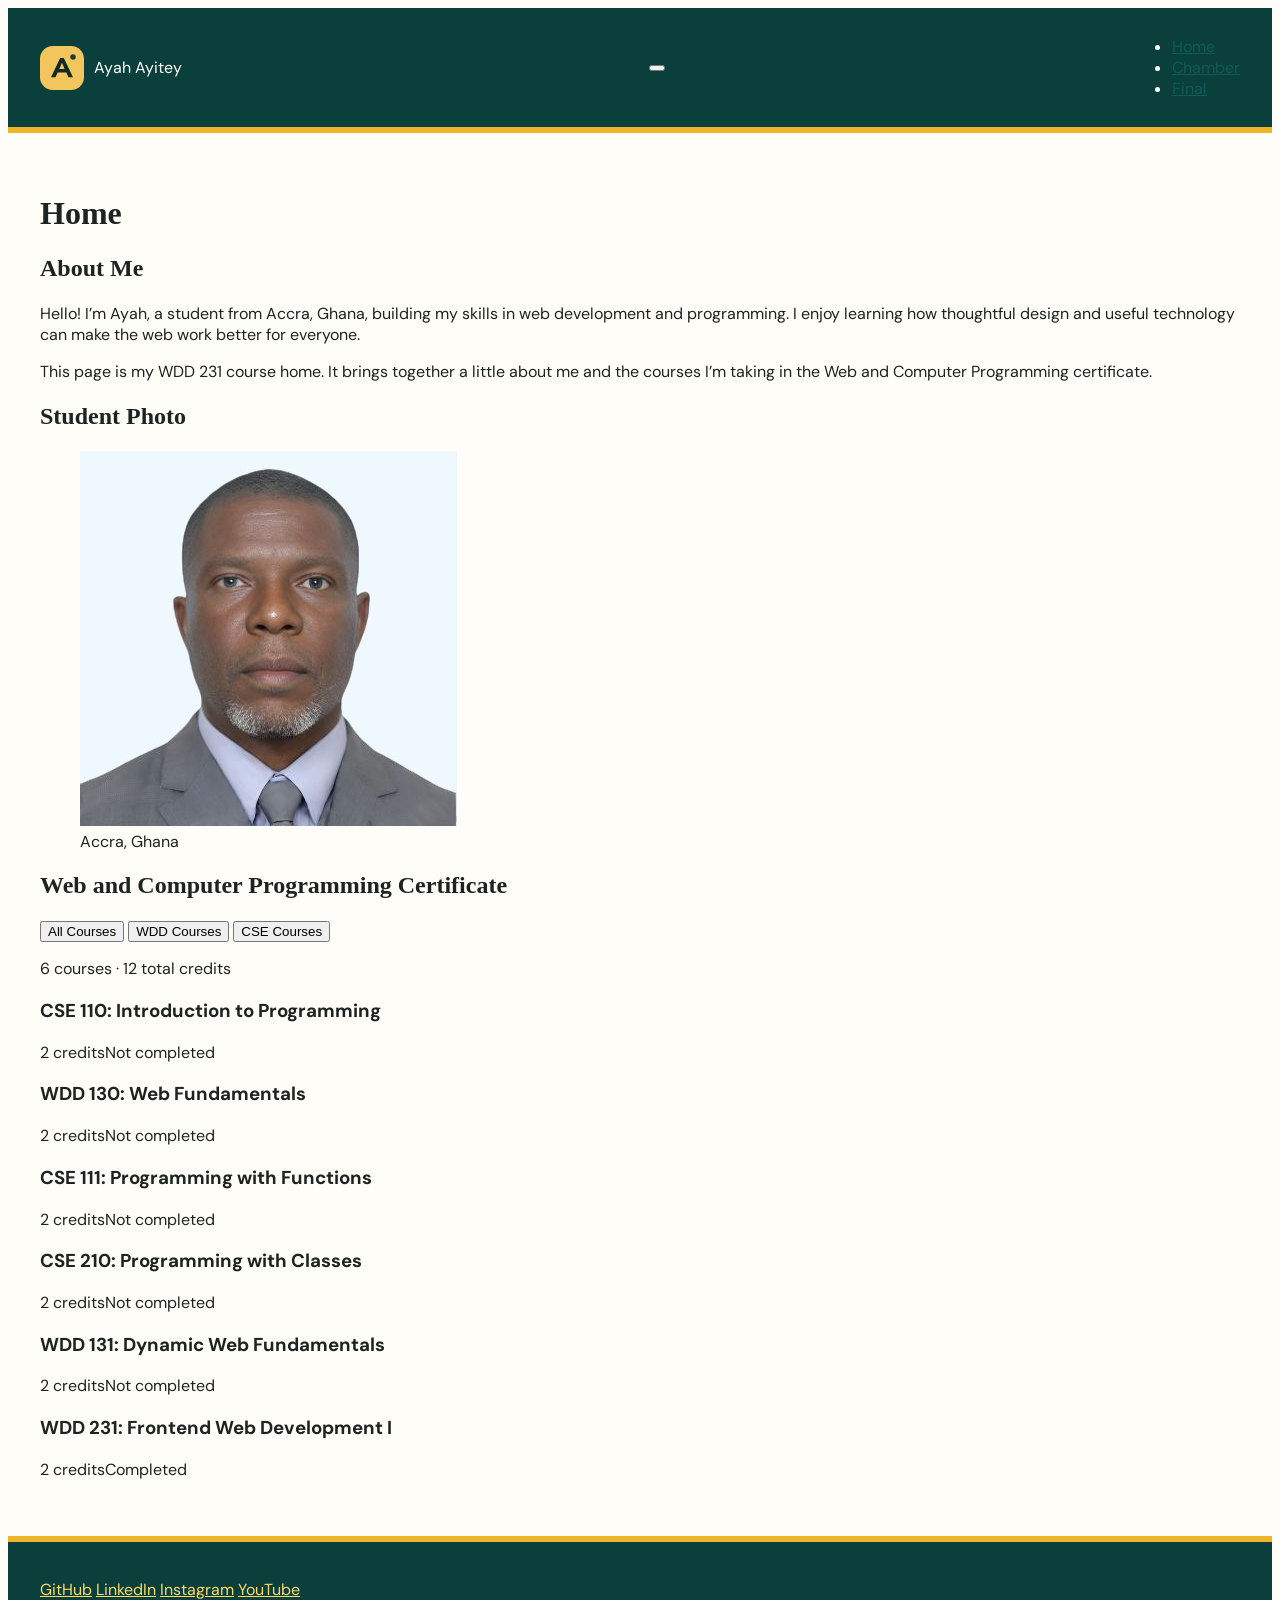
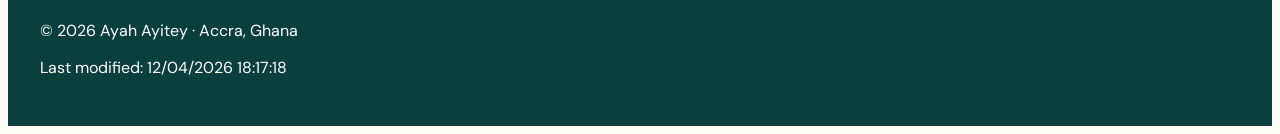
<file: index.html>
<!doctype html>
<html lang="en">
  <head>
    <meta charset="utf-8">
    <meta name="viewport" content="width=device-width, initial-scale=1">
    <meta
      name="description"
      content="Ayah Ayitey's WDD 231 course home page, featuring a student introduction and a dynamic Web and Computer Programming course list."
    >
    <meta name="author" content="Ayah Ayitey">
    <meta name="theme-color" content="#183c32">
    <title>Home | Ayah Ayitey</title>
    <link rel="icon" href="images/site-logo.svg" type="image/svg+xml">
    <link rel="preconnect" href="https://fonts.googleapis.com">
    <link rel="preconnect" href="https://fonts.gstatic.com" crossorigin>
    <link
      href="https://fonts.googleapis.com/css2?family=DM+Sans:wght@400;500;600;700&display=swap"
      rel="stylesheet"
    >
    <link rel="stylesheet" href="styles/small.css">
    <link rel="stylesheet" href="styles/larger.css">
    <script src="scripts/navigation.js" defer></script>
    <script src="scripts/course.js" defer></script>
  </head>
  <body>
    <header class="site-header">
      <a class="brand" href="index.html" aria-label="Ayah Ayitey home">
        <img src="images/site-logo.svg" alt="" width="44" height="44">
        <span>Ayah Ayitey</span>
      </a>
      <button
        class="menu-toggle"
        type="button"
        aria-label="Open navigation menu"
        aria-controls="primary-navigation"
        aria-expanded="false"
      >
        <span class="menu-toggle__line"></span>
        <span class="menu-toggle__line"></span>
        <span class="menu-toggle__line"></span>
      </button>
      <nav class="primary-navigation" id="primary-navigation" aria-label="Main navigation">
        <ul>
          <li><a href="index.html" aria-current="page">Home</a></li>
          <li><a href="chamber/">Chamber</a></li>
          <li><a href="final/">Final</a></li>
        </ul>
      </nav>
    </header>

    <main class="page-content">
      <h1>Home</h1>

      <div class="intro-grid">
        <section class="panel about-panel" aria-labelledby="about-heading">
          <h2 id="about-heading">About Me</h2>
          <div class="panel-body">
            <p>
              Hello! I’m Ayah, a student from Accra, Ghana, building my skills in
              web development and programming. I enjoy learning how thoughtful
              design and useful technology can make the web work better for
              everyone.
            </p>
            <p>
              This page is my WDD 231 course home. It brings together a little
              about me and the courses I’m taking in the Web and Computer
              Programming certificate.
            </p>
          </div>
        </section>

        <section class="panel photo-panel" aria-labelledby="photo-heading">
          <h2 id="photo-heading">Student Photo</h2>
          <figure class="profile-figure">
            <img
              src="images/ayah-ayitey-photo.jpg"
              alt="Ayah Ayitey"
              width="377"
              height="375"
            >
            <figcaption>Accra, Ghana</figcaption>
          </figure>
        </section>
      </div>

      <section class="panel certificate-panel" aria-labelledby="certificate-heading">
        <h2 id="certificate-heading">Web and Computer Programming Certificate</h2>
        <div class="course-filters" role="group" aria-label="Filter courses">
          <button class="filter-button is-active" type="button" data-filter="all" aria-pressed="true">
            All Courses
          </button>
          <button class="filter-button" type="button" data-filter="WDD" aria-pressed="false">
            WDD Courses
          </button>
          <button class="filter-button" type="button" data-filter="CSE" aria-pressed="false">
            CSE Courses
          </button>
        </div>
        <p class="credit-total" id="credit-total" aria-live="polite"></p>
        <div class="course-list" id="course-list" aria-live="polite"></div>
      </section>
    </main>

    <footer class="site-footer">
      <div class="social-links" role="group" aria-label="Social and contact links">
        <a href="https://github.com/AyahAyitey" target="_blank" rel="noopener noreferrer" aria-label="GitHub">
          GitHub
        </a>
        <a href="https://www.linkedin.com/" target="_blank" rel="noopener noreferrer">
          LinkedIn
        </a>
        <a href="https://www.instagram.com/" target="_blank" rel="noopener noreferrer">
          Instagram
        </a>
        <a href="https://www.youtube.com/" target="_blank" rel="noopener noreferrer">
          YouTube
        </a>
      </div>
      <p class="copyright">
        &copy; <span id="currentyear"></span> Ayah Ayitey <span aria-hidden="true">·</span> Accra, Ghana
      </p>
      <p class="modified">Last modified: <span id="lastModified"></span></p>
    </footer>
  </body>
</html>
</file>
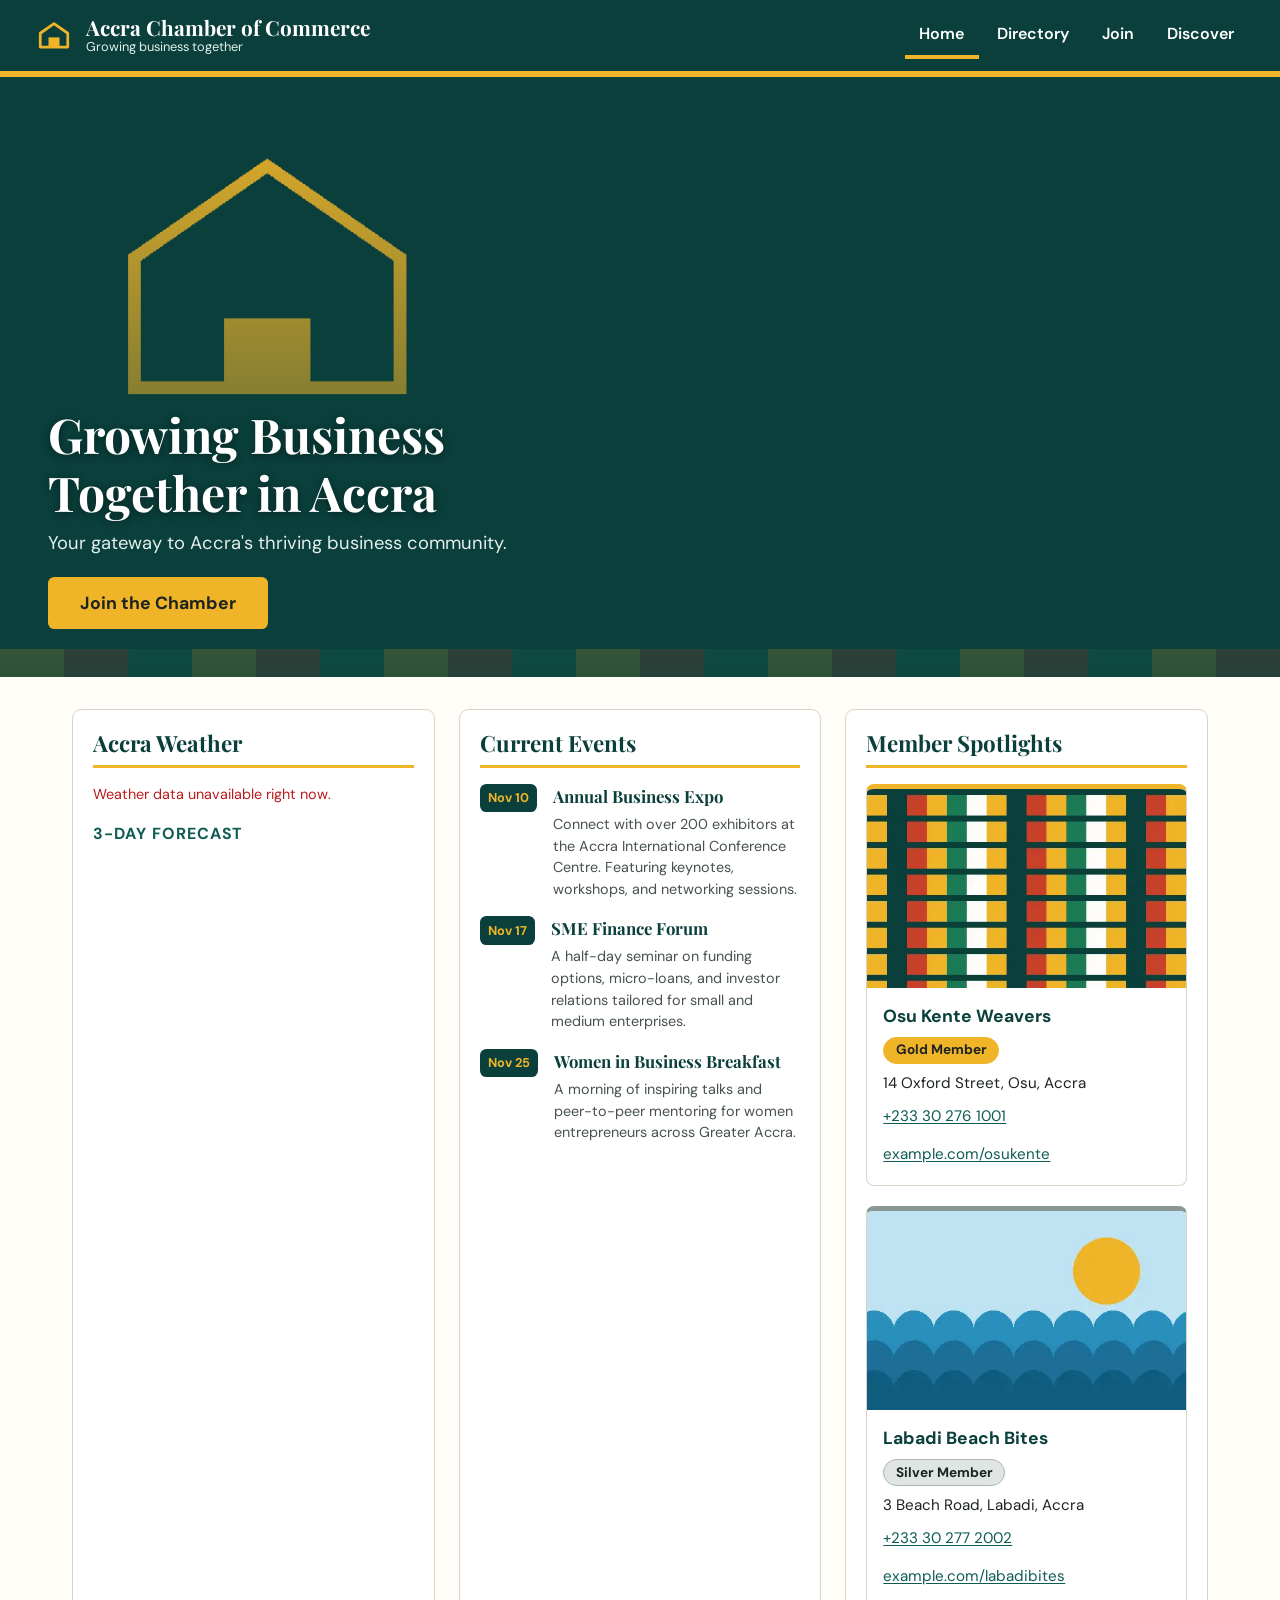
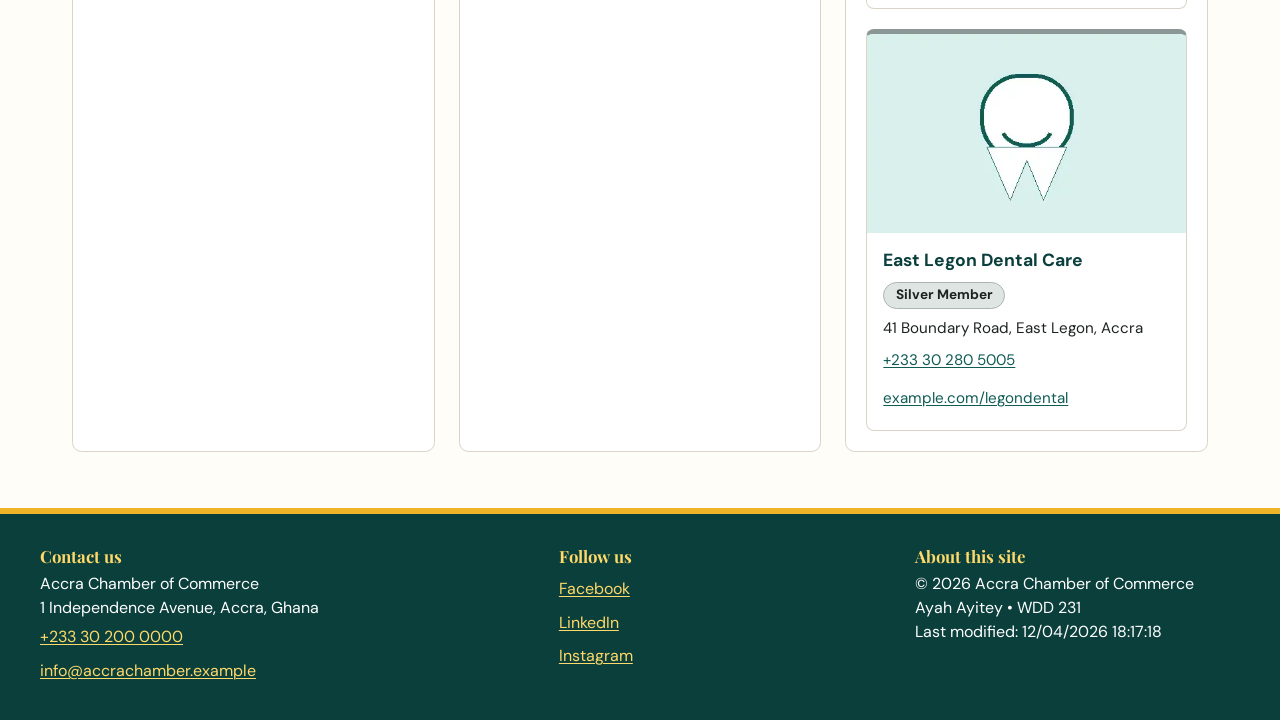
<file: chamber/index.html>
<!DOCTYPE html>
<html lang="en">
<head>
  <meta charset="utf-8">
  <meta name="viewport" content="width=device-width, initial-scale=1">
  <title>Accra Chamber of Commerce | Home</title>
  <meta name="description" content="Welcome to the Accra Chamber of Commerce. Connect with local businesses, explore membership, and stay up to date with events in Accra, Ghana.">
  <meta name="author" content="Ayah Ayitey">
  <link rel="icon" href="images/favicon.svg" type="image/svg+xml">
  <link rel="icon" href="images/favicon.png" type="image/png" sizes="32x32">

  <!-- Open Graph -->
  <meta property="og:type" content="website">
  <meta property="og:title" content="Accra Chamber of Commerce | Home">
  <meta property="og:description" content="Connect with local businesses and explore opportunities with the Accra Chamber of Commerce.">
  <meta property="og:url" content="https://ayahayitey.github.io/wdd231/chamber/index.html">
  <meta property="og:image" content="https://ayahayitey.github.io/wdd231/chamber/images/og-image.png">

  <link rel="preconnect" href="https://fonts.googleapis.com">
  <link rel="preconnect" href="https://fonts.gstatic.com" crossorigin>
  <link href="https://fonts.googleapis.com/css2?family=DM+Sans:wght@400;500;600;700&family=Playfair+Display:wght@400;700&display=swap" rel="stylesheet">
  <link rel="stylesheet" href="styles/normalize.css">
  <link rel="stylesheet" href="styles/small.css">
  <link rel="stylesheet" href="styles/larger.css">
  <script src="data/members.js" defer></script>
  <script src="scripts/site.js" defer></script>
  <script src="scripts/home.js" defer></script>
</head>
<body>
  <a class="skip-link" href="#main">Skip to main content</a>

  <header class="site-header">
    <div class="header-bar">
      <a class="brand" href="index.html">
        <img src="images/logo.svg" alt="" width="44" height="44">
        <span class="brand-name">Accra Chamber of Commerce<span class="brand-tag">Growing business together</span></span>
      </a>
      <button id="menu-btn" class="menu-btn" aria-expanded="false" aria-controls="nav-links">Menu</button>
    </div>
    <nav id="nav-links" class="nav-links" aria-label="Main">
      <ul>
        <li><a href="index.html" aria-current="page">Home</a></li>
        <li><a href="directory.html">Directory</a></li>
        <li><a href="join.html">Join</a></li>
        <li><a href="discover.html">Discover</a></li>
      </ul>
    </nav>
  </header>

  <main id="main" class="home-main">

    <!-- ── Hero ── -->
    <section class="hero" aria-label="Welcome banner">
      <img
        class="hero-img"
        src="images/og-image.png"
        alt="Accra city skyline at sunrise with Independence Square in view"
        width="1200"
        height="630"
        fetchpriority="high">
      <div class="hero-overlay">
        <h1 class="hero-heading">Growing Business<br>Together in Accra</h1>
        <p class="hero-sub">Your gateway to Accra's thriving business community.</p>
        <a class="hero-cta" href="join.html">Join the Chamber</a>
      </div>
    </section>

    <!-- ── Home grid: weather | events | spotlights ── -->
    <div class="home-grid">

      <!-- Weather -->
      <section class="home-card weather-card" aria-label="Current weather in Accra">
        <h2>Accra Weather</h2>
        <div id="weather-now" class="weather-now" aria-live="polite" aria-busy="true">
          <p class="weather-loading">Loading weather…</p>
        </div>
        <h3 class="forecast-heading">3-Day Forecast</h3>
        <ul id="weather-forecast" class="forecast-list" aria-live="polite" aria-busy="true"></ul>
      </section>

      <!-- Current Events -->
      <section class="home-card events-card" aria-label="Current events">
        <h2>Current Events</h2>
        <ul class="events-list">
          <li class="event-item">
            <time class="event-date" datetime="2026-11-10">Nov 10</time>
            <div>
              <h3 class="event-title">Annual Business Expo</h3>
              <p>Connect with over 200 exhibitors at the Accra International Conference Centre. Featuring keynotes, workshops, and networking sessions.</p>
            </div>
          </li>
          <li class="event-item">
            <time class="event-date" datetime="2026-11-17">Nov 17</time>
            <div>
              <h3 class="event-title">SME Finance Forum</h3>
              <p>A half-day seminar on funding options, micro-loans, and investor relations tailored for small and medium enterprises.</p>
            </div>
          </li>
          <li class="event-item">
            <time class="event-date" datetime="2026-11-25">Nov 25</time>
            <div>
              <h3 class="event-title">Women in Business Breakfast</h3>
              <p>A morning of inspiring talks and peer-to-peer mentoring for women entrepreneurs across Greater Accra.</p>
            </div>
          </li>
        </ul>
      </section>

      <!-- Company Spotlights -->
      <section class="home-card spotlights-card" aria-label="Member spotlights">
        <h2>Member Spotlights</h2>
        <div id="spotlights" class="spotlights-grid" aria-live="polite" aria-busy="true">
          <p class="weather-loading">Loading spotlights…</p>
        </div>
      </section>

    </div><!-- /.home-grid -->

  </main>

  <footer class="site-footer">
    <div class="footer-grid">
      <div>
        <h2>Contact us</h2>
        <address>
          <p>Accra Chamber of Commerce<br>1 Independence Avenue, Accra, Ghana</p>
          <p><a href="tel:+233302000000">+233 30 200 0000</a></p>
          <p><a href="mailto:info@accrachamber.example">info@accrachamber.example</a></p>
        </address>
      </div>
      <div>
        <h2>Follow us</h2>
        <p><a href="https://www.facebook.com/" target="_blank" rel="noopener noreferrer">Facebook</a></p>
        <p><a href="https://www.linkedin.com/" target="_blank" rel="noopener noreferrer">LinkedIn</a></p>
        <p><a href="https://www.instagram.com/" target="_blank" rel="noopener noreferrer">Instagram</a></p>
      </div>
      <div>
        <h2>About this site</h2>
        <p>&copy; <span id="year"></span> Accra Chamber of Commerce</p>
        <p>Ayah Ayitey &bull; WDD 231</p>
        <p>Last modified: <span id="lastModified"></span></p>
      </div>
    </div>
  </footer>
</body>
</html>
</file>
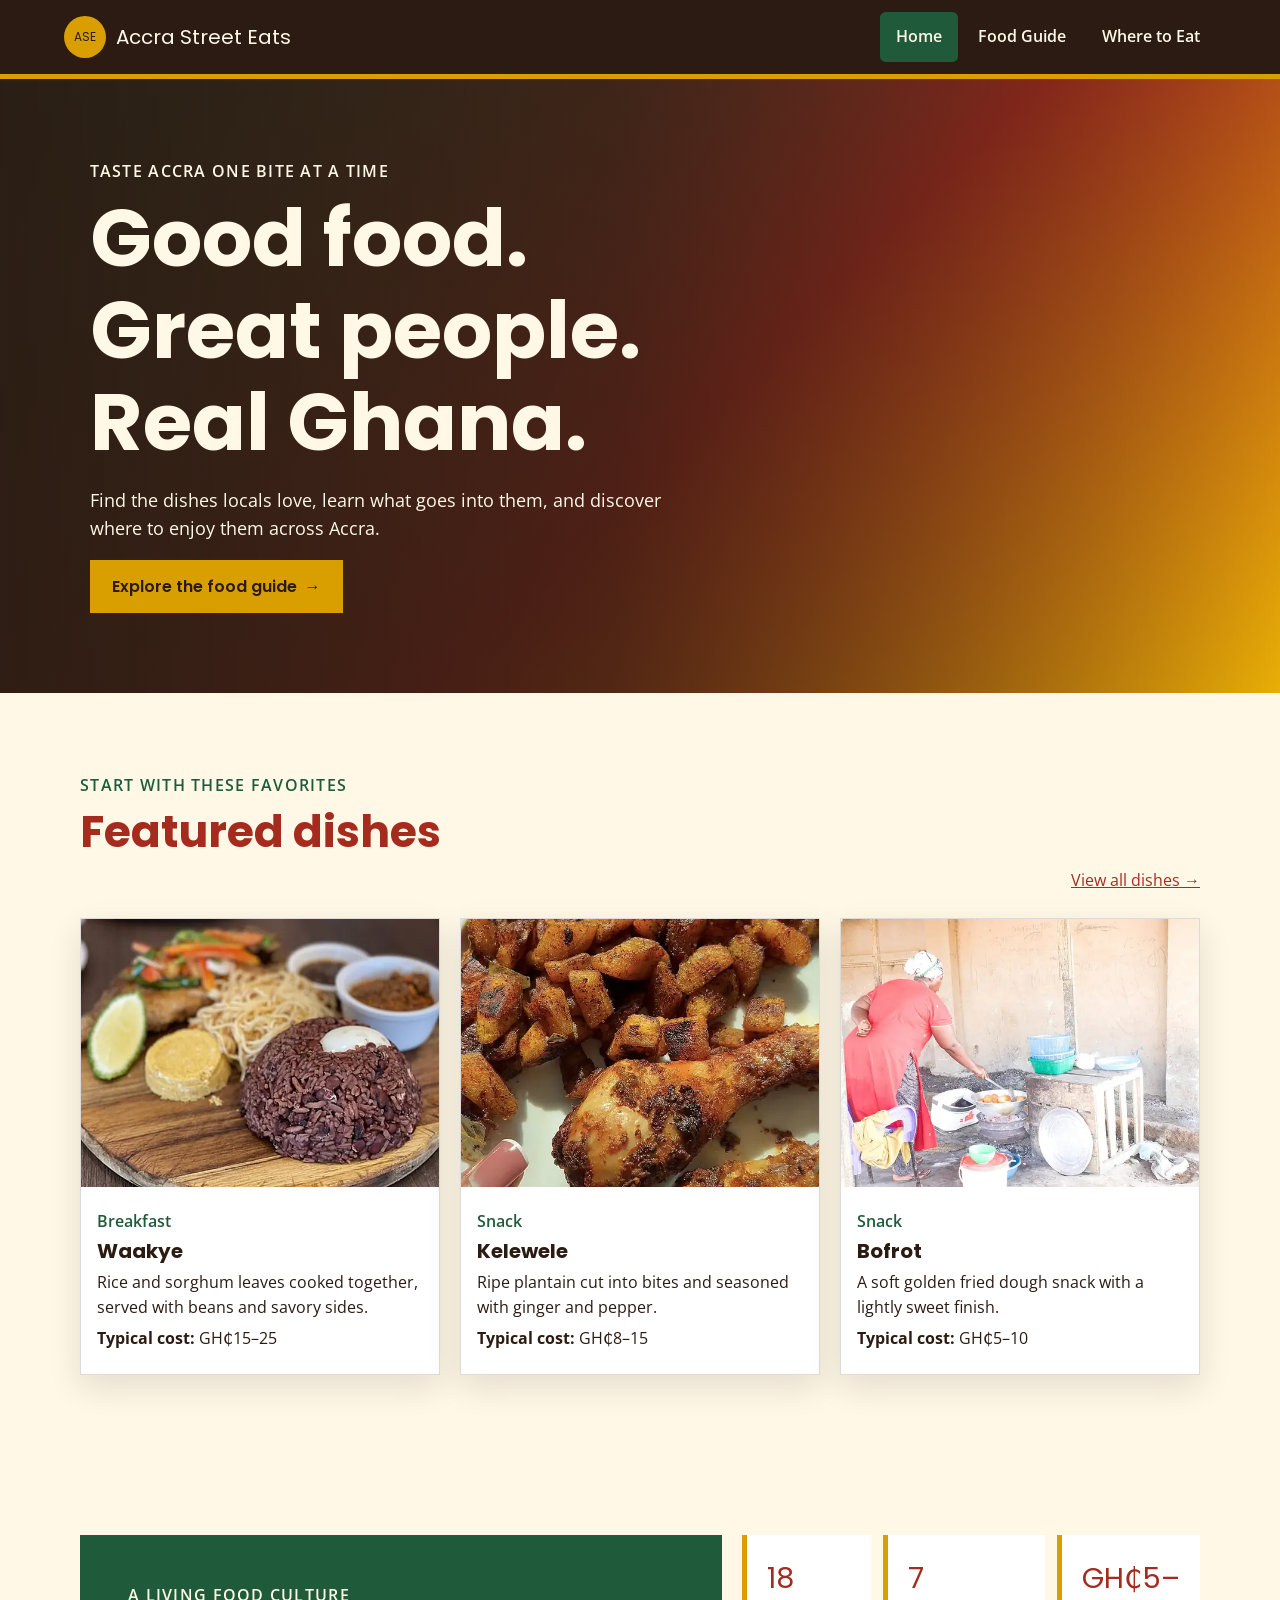
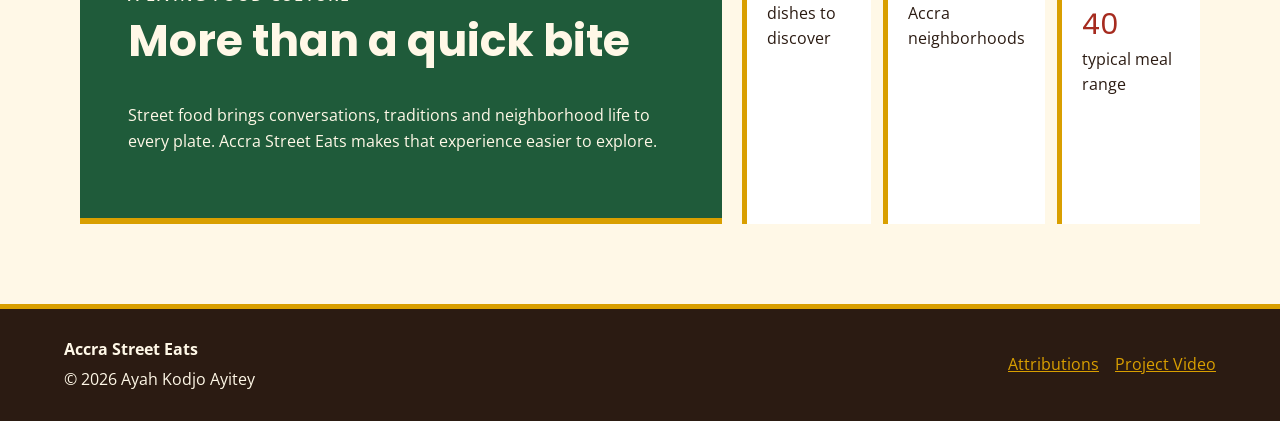
<file: final_project/index.html>
<!doctype html>
<html lang="en">
<head>
  <meta charset="utf-8">
  <meta name="viewport" content="width=device-width, initial-scale=1">
  <title>Accra Street Eats | Ghanaian Street Food Guide</title>
  <meta name="description" content="Discover popular Ghanaian street food in Accra, with dishes, typical prices, locations and vendor recommendations.">
  <meta name="author" content="Ayah Kodjo Ayitey">
  <meta property="og:title" content="Accra Street Eats | Ghanaian Street Food Guide">
  <meta property="og:description" content="Your guide to popular street food in Ghana and the people who make it.">
  <meta property="og:type" content="website">
  <meta property="og:image" content="https://ayah-ayitey.github.io/wdd231/finalproject/images/og-accra-street-eats.png">
  <meta property="og:image:type" content="image/png">
  <meta property="og:image:width" content="1200">
  <meta property="og:image:height" content="630">
  <meta property="og:url" content="https://ayah-ayitey.github.io/wdd231/finalproject/index.html">
  <link rel="icon" href="images/favicon.svg" type="image/svg+xml">
  <link rel="preconnect" href="https://fonts.googleapis.com">
  <link rel="preconnect" href="https://fonts.gstatic.com" crossorigin>
  <link href="https://fonts.googleapis.com/css2?family=Open+Sans:wght@400;600&amp;family=Poppins:wght@600&amp;display=swap" rel="stylesheet">
  <link rel="stylesheet" href="styles/styles.css">
  <link rel="stylesheet" href="styles/print.css" media="print">
  <script type="module" src="scripts/main.js"></script>
</head>
<body>
  <a class="skip-link" href="#main-content">Skip to main content</a>
  <header class="site-header">
    <a class="brand" href="index.html" aria-label="Accra Street Eats home">
      <span class="brand-mark" aria-hidden="true">ASE</span>
      <span>Accra Street Eats</span>
    </a>
    <button class="menu-toggle" type="button" aria-expanded="false" aria-controls="primary-nav">
      <span class="sr-only">Toggle menu</span><span aria-hidden="true"></span>
    </button>
    <nav id="primary-nav" class="primary-nav" aria-label="Primary navigation">
      <a class="active" href="index.html" aria-current="page">Home</a>
      <a href="guide.html">Food Guide</a>
      <a href="where.html">Where to Eat</a>
    </nav>
  </header>
  <main id="main-content">
    <section class="hero" aria-labelledby="hero-title">
      <div class="hero-copy">
        <p class="eyebrow">Taste Accra one bite at a time</p>
        <h1 id="hero-title">Good food. Great people. Real Ghana.</h1>
        <p>Find the dishes locals love, learn what goes into them, and discover where to enjoy them across Accra.</p>
        <a class="button" href="guide.html">Explore the food guide <span aria-hidden="true">→</span></a>
      </div>
    </section>
    <section class="featured section" aria-labelledby="featured-title">
      <div class="section-heading">
        <div>
          <p class="eyebrow">Start with these favorites</p>
          <h2 id="featured-title">Featured dishes</h2>
        </div>
        <a class="text-link" href="guide.html">View all dishes →</a>
      </div>
      <div id="featured-dishes" class="card-grid" aria-live="polite"></div>
    </section>
    <section class="story section" aria-labelledby="story-title">
      <div class="story-card">
        <p class="eyebrow">A living food culture</p>
        <h2 id="story-title">More than a quick bite</h2>
        <p>Street food brings conversations, traditions and neighborhood life to every plate. Accra Street Eats makes that experience easier to explore.</p>
      </div>
      <dl class="facts">
        <div><dt>18</dt><dd>dishes to discover</dd></div>
        <div><dt>7</dt><dd>Accra neighborhoods</dd></div>
        <div><dt>GH₵5–40</dt><dd>typical meal range</dd></div>
      </dl>
    </section>
  </main>
  <footer class="site-footer">
    <div>
      <p><strong>Accra Street Eats</strong></p>
      <p>&copy; <span id="year"></span> Ayah Kodjo Ayitey</p>
    </div>
    <nav aria-label="Footer navigation">
      <a href="attributions.html">Attributions</a>
      <a href="https://www.youtube.com/" target="_blank" rel="noopener">Project Video</a>
    </nav>
  </footer>
</body>
</html>
</file>
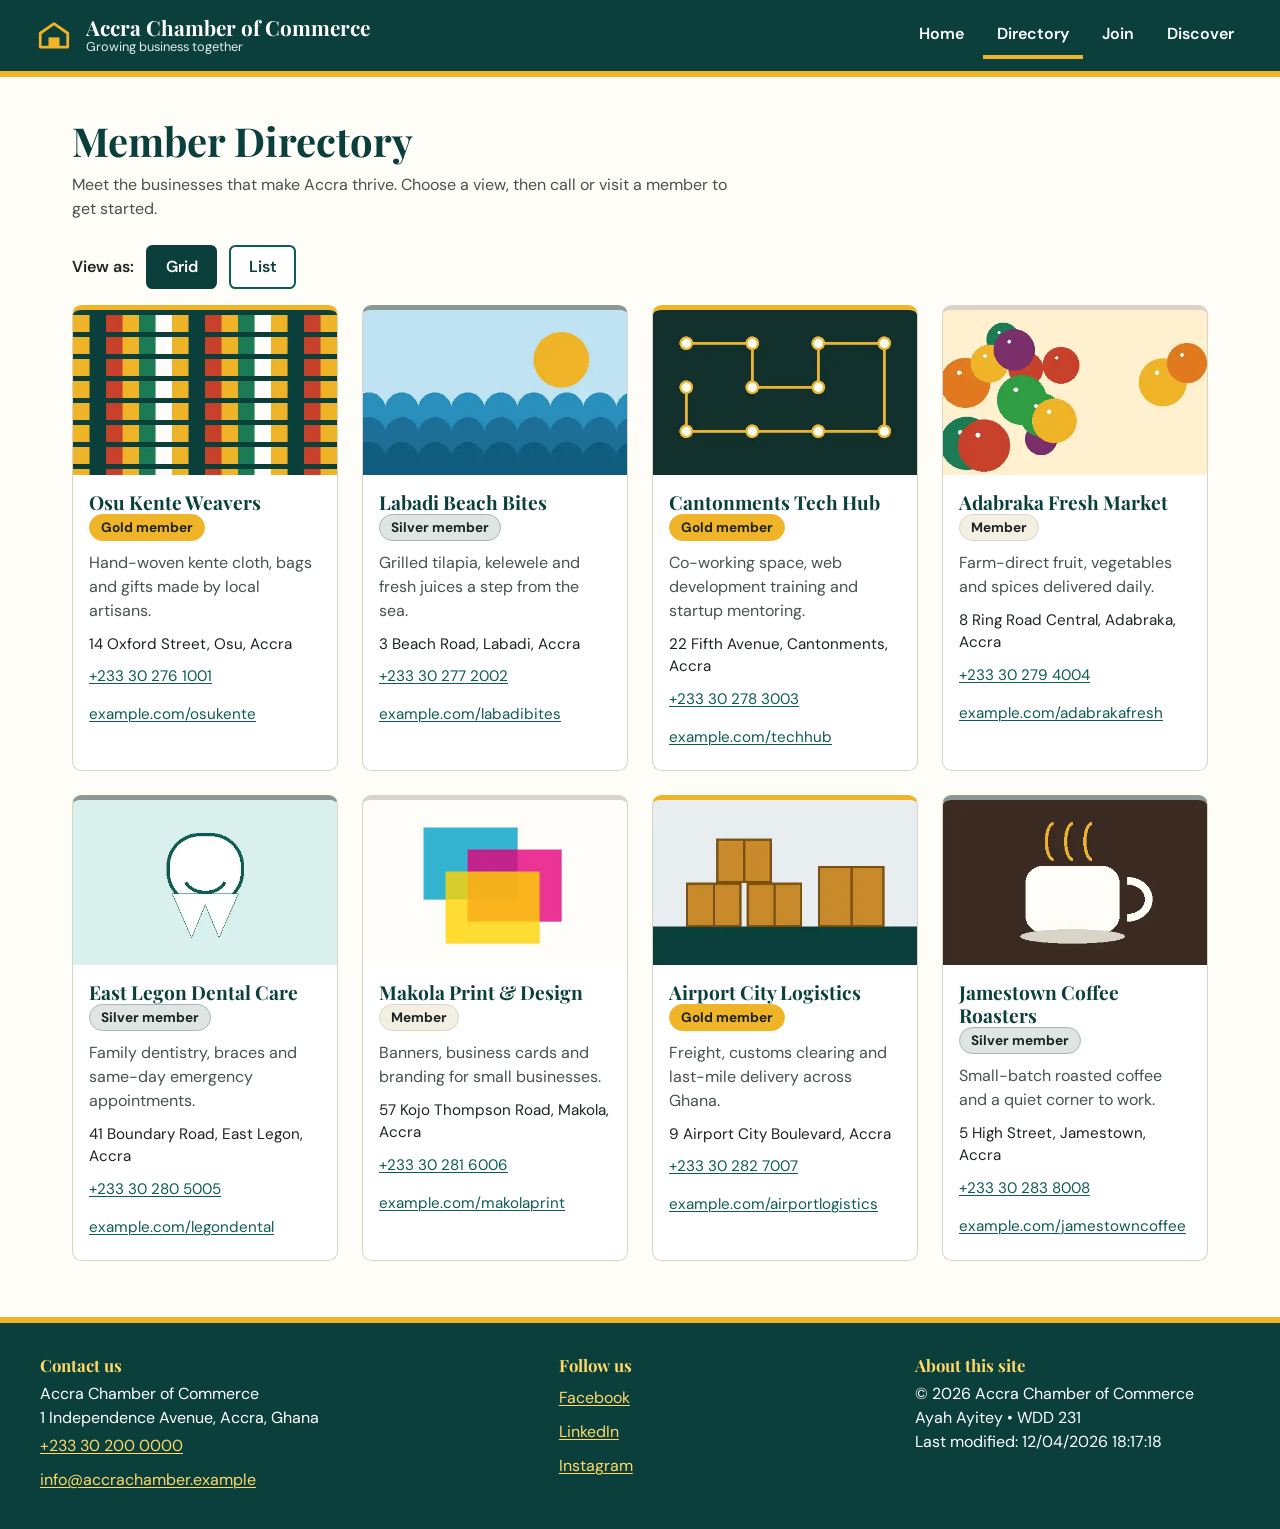
<file: chamber/directory.html>
<!DOCTYPE html>
<html lang="en">
<head>
  <meta charset="utf-8">
  <meta name="viewport" content="width=device-width, initial-scale=1">
  <title>Member Directory | Accra Chamber of Commerce</title>
  <meta name="description" content="Browse businesses in the Accra Chamber of Commerce directory. View member contact details, websites and membership levels in grid or list view.">
  <meta name="author" content="Ayah Ayitey">
  <link rel="icon" href="images/favicon.svg" type="image/svg+xml">
  <link rel="icon" href="images/favicon.png" type="image/png" sizes="32x32">

  <!-- Facebook / Open Graph -->
  <meta property="og:type" content="website">
  <meta property="og:title" content="Member Directory | Accra Chamber of Commerce">
  <meta property="og:description" content="Find and connect with local businesses in Accra, Ghana.">
  <meta property="og:url" content="https://ayahayitey.github.io/wdd231/chamber/directory.html">
  <meta property="og:image" content="https://ayahayitey.github.io/wdd231/chamber/images/og-image.png">

  <link rel="preconnect" href="https://fonts.googleapis.com">
  <link rel="preconnect" href="https://fonts.gstatic.com" crossorigin>
  <link href="https://fonts.googleapis.com/css2?family=DM+Sans:wght@400;500;600;700&family=Playfair+Display:wght@400;700&display=swap" rel="stylesheet">
  <link rel="stylesheet" href="styles/normalize.css">
  <link rel="stylesheet" href="styles/small.css">
  <link rel="stylesheet" href="styles/larger.css">
  <script src="data/members.js" defer></script>
  <script src="scripts/site.js" defer></script>
  <script src="scripts/directory.js" defer></script>
</head>
<body>
  <a class="skip-link" href="#main">Skip to main content</a>

  <header class="site-header">
    <div class="header-bar">
      <a class="brand" href="index.html">
        <img src="images/logo.svg" alt="" width="44" height="44">
        <span class="brand-name">Accra Chamber of Commerce<span class="brand-tag">Growing business together</span></span>
      </a>
      <button id="menu-btn" class="menu-btn" aria-expanded="false" aria-controls="nav-links">Menu</button>
    </div>
    <nav id="nav-links" class="nav-links" aria-label="Main">
      <ul>
        <li><a href="index.html">Home</a></li>
        <li><a href="directory.html" aria-current="page">Directory</a></li>
        <li><a href="join.html">Join</a></li>
        <li><a href="discover.html">Discover</a></li>
      </ul>
    </nav>
  </header>

  <main id="main">
    <section class="page-intro">
      <h1>Member Directory</h1>
      <p>Meet the businesses that make Accra thrive. Choose a view, then call or visit a member to get started.</p>
    </section>

    <div class="view-bar" role="group" aria-label="Choose directory layout">
      <span>View as:</span>
      <button id="grid-btn" class="view-btn" aria-pressed="true">Grid</button>
      <button id="list-btn" class="view-btn" aria-pressed="false">List</button>
    </div>

    <div id="members" class="members grid" aria-busy="true"></div>
  </main>

  <footer class="site-footer">
    <div class="footer-grid">
      <div>
        <h2>Contact us</h2>
        <address>
          <p>Accra Chamber of Commerce<br>1 Independence Avenue, Accra, Ghana</p>
          <p><a href="tel:+233302000000">+233 30 200 0000</a></p>
          <p><a href="mailto:info@accrachamber.example">info@accrachamber.example</a></p>
        </address>
      </div>
      <div>
        <h2>Follow us</h2>
        <p><a href="https://www.facebook.com/" target="_blank" rel="noopener noreferrer">Facebook</a></p>
        <p><a href="https://www.linkedin.com/" target="_blank" rel="noopener noreferrer">LinkedIn</a></p>
        <p><a href="https://www.instagram.com/" target="_blank" rel="noopener noreferrer">Instagram</a></p>
      </div>
      <div>
        <h2>About this site</h2>
        <p>&copy; <span id="year"></span> Accra Chamber of Commerce</p>
        <p>Ayah Ayitey &bull; WDD 231</p>
        <p>Last modified: <span id="lastModified"></span></p>
      </div>
    </div>
  </footer>
</body>
</html>
</file>
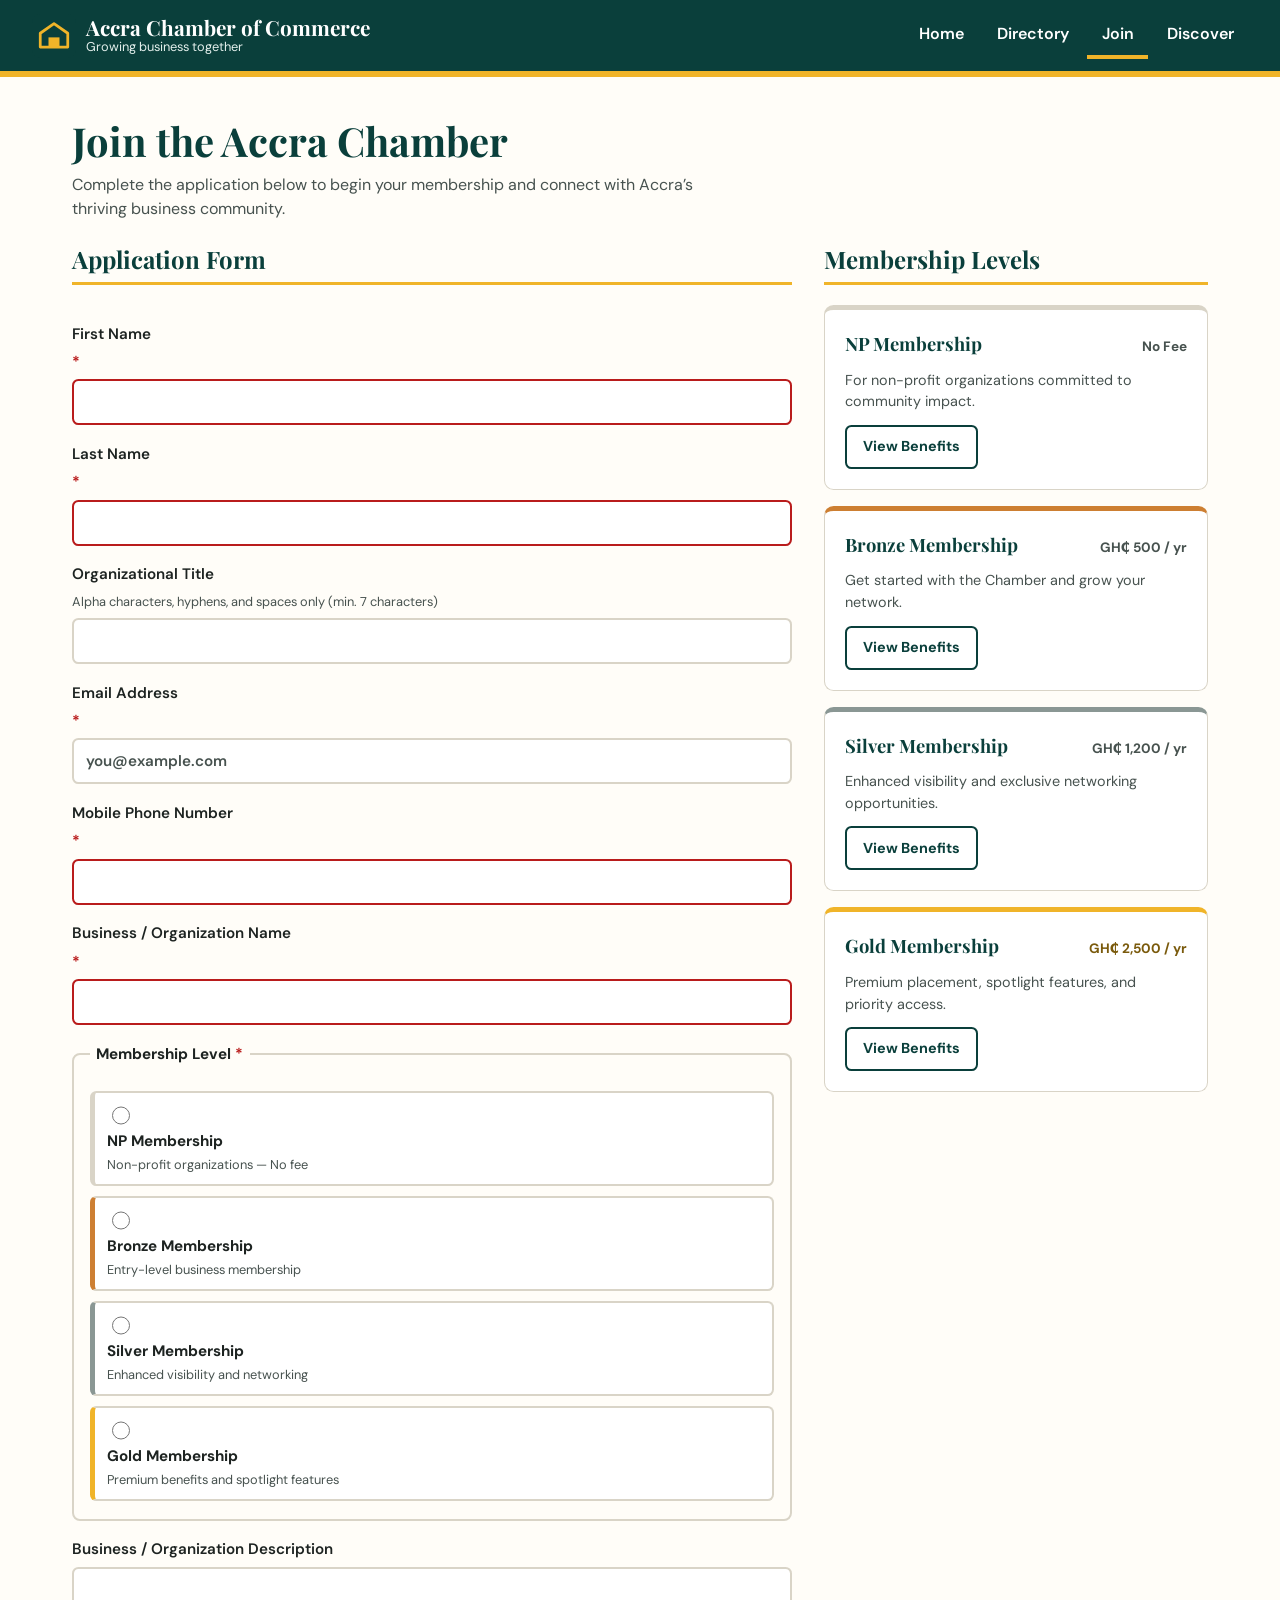
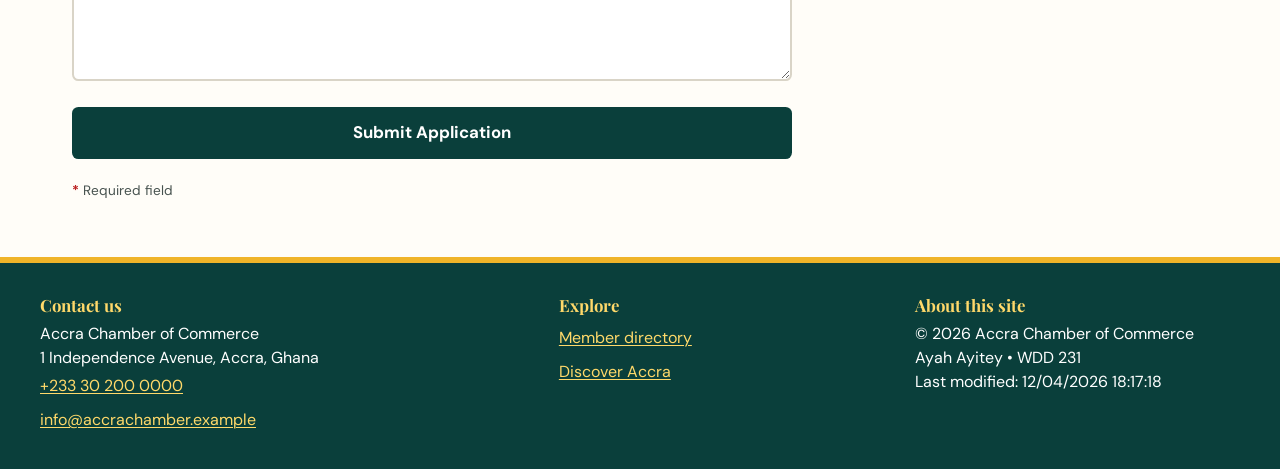
<file: chamber/join.html>
<!DOCTYPE html>
<html lang="en">
<head>
  <meta charset="utf-8">
  <meta name="viewport" content="width=device-width, initial-scale=1">
  <title>Join | Accra Chamber of Commerce</title>
  <meta name="description" content="Apply for membership in the Accra Chamber of Commerce. Choose a membership level and complete the application form.">
  <meta name="author" content="Ayah Ayitey">
  <link rel="icon" href="images/favicon.svg" type="image/svg+xml">
  <link rel="icon" href="images/favicon.png" type="image/png" sizes="32x32">
  <meta property="og:type" content="website">
  <meta property="og:title" content="Join | Accra Chamber of Commerce">
  <meta property="og:description" content="Apply for membership in the Accra Chamber of Commerce and connect with local businesses.">
  <meta property="og:url" content="https://ayahayitey.github.io/wdd231/chamber/join.html">
  <meta property="og:image" content="https://ayahayitey.github.io/wdd231/chamber/images/og-image.png">
  <link rel="preconnect" href="https://fonts.googleapis.com">
  <link rel="preconnect" href="https://fonts.gstatic.com" crossorigin>
  <link href="https://fonts.googleapis.com/css2?family=DM+Sans:wght@400;500;600;700&family=Playfair+Display:wght@400;700&display=swap" rel="stylesheet">
  <link rel="stylesheet" href="styles/normalize.css">
  <link rel="stylesheet" href="styles/small.css">
  <link rel="stylesheet" href="styles/larger.css">
  <link rel="stylesheet" href="styles/join.css">
  <script src="scripts/site.js" defer></script>
  <script src="scripts/join.js" defer></script>
</head>
<body>
  <a class="skip-link" href="#main">Skip to main content</a>

  <header class="site-header">
    <div class="header-bar">
      <a class="brand" href="index.html">
        <img src="images/logo.svg" alt="" width="44" height="44">
        <span class="brand-name">Accra Chamber of Commerce<span class="brand-tag">Growing business together</span></span>
      </a>
      <button id="menu-btn" class="menu-btn" aria-expanded="false" aria-controls="nav-links">Menu</button>
    </div>
    <nav id="nav-links" class="nav-links" aria-label="Main">
      <ul>
        <li><a href="index.html">Home</a></li>
        <li><a href="directory.html">Directory</a></li>
        <li><a href="join.html" aria-current="page">Join</a></li>
        <li><a href="discover.html">Discover</a></li>
      </ul>
    </nav>
  </header>

  <main id="main">
    <section class="page-intro">
      <h1>Join the Accra Chamber</h1>
      <p>Complete the application below to begin your membership and connect with Accra&rsquo;s thriving business community.</p>
    </section>

    <!-- ── Join layout: form + membership cards ── -->
    <div class="join-layout">

      <!-- ── Application Form ── -->
      <section class="join-form-section" aria-label="Membership application form">
        <form
          id="membership-form"
          method="get"
          action="thankyou.html">

          <h2>Application Form</h2>

          <!-- First Name -->
          <label for="first-name">
            First Name <span class="required-mark" aria-hidden="true">*</span>
            <input
              type="text"
              id="first-name"
              name="firstName"
              title="Enter your first name"
              autocomplete="given-name"
              required>
          </label>

          <!-- Last Name -->
          <label for="last-name">
            Last Name <span class="required-mark" aria-hidden="true">*</span>
            <input
              type="text"
              id="last-name"
              name="lastName"
              title="Enter your last name"
              autocomplete="family-name"
              required>
          </label>

          <!-- Organizational Title -->
          <label for="org-title">
            Organizational Title
            <span class="field-hint">Alpha characters, hyphens, and spaces only (min. 7 characters)</span>
            <input
              type="text"
              id="org-title"
              name="orgTitle"
              title="Your title within your organization (alpha, hyphens, spaces, minimum 7 characters)"
              autocomplete="organization-title"
              pattern="[A-Za-z -]{7,}">
          </label>

          <!-- Email -->
          <label for="email">
            Email Address <span class="required-mark" aria-hidden="true">*</span>
            <input
              type="email"
              id="email"
              name="email"
              title="Enter a valid email address"
              autocomplete="email"
              placeholder="you@example.com"
              required>
          </label>

          <!-- Phone -->
          <label for="phone">
            Mobile Phone Number <span class="required-mark" aria-hidden="true">*</span>
            <input
              type="tel"
              id="phone"
              name="phone"
              title="Enter your mobile phone number"
              autocomplete="tel"
              required>
          </label>

          <!-- Organization Name -->
          <label for="org-name">
            Business / Organization Name <span class="required-mark" aria-hidden="true">*</span>
            <input
              type="text"
              id="org-name"
              name="orgName"
              title="Enter your business or organization name"
              autocomplete="organization"
              required>
          </label>

          <!-- Membership Level -->
          <fieldset class="level-fieldset">
            <legend>Membership Level <span class="required-mark" aria-hidden="true">*</span></legend>
            <label class="radio-label level-np">
              <input type="radio" name="membershipLevel" value="np" required title="NP Membership for non-profit organizations, no fee">
              <span class="radio-text">
                <span class="radio-level">NP Membership</span>
                <span class="radio-desc">Non-profit organizations &mdash; No fee</span>
              </span>
            </label>
            <label class="radio-label level-bronze">
              <input type="radio" name="membershipLevel" value="bronze" title="Bronze Membership">
              <span class="radio-text">
                <span class="radio-level">Bronze Membership</span>
                <span class="radio-desc">Entry-level business membership</span>
              </span>
            </label>
            <label class="radio-label level-silver">
              <input type="radio" name="membershipLevel" value="silver" title="Silver Membership">
              <span class="radio-text">
                <span class="radio-level">Silver Membership</span>
                <span class="radio-desc">Enhanced visibility and networking</span>
              </span>
            </label>
            <label class="radio-label level-gold">
              <input type="radio" name="membershipLevel" value="gold" title="Gold Membership">
              <span class="radio-text">
                <span class="radio-level">Gold Membership</span>
                <span class="radio-desc">Premium benefits and spotlight features</span>
              </span>
            </label>
          </fieldset>

          <!-- Business Description -->
          <label for="description">
            Business / Organization Description
            <textarea
              id="description"
              name="description"
              title="Briefly describe your business or organization"
              autocomplete="off"
              rows="4"></textarea>
          </label>

          <!-- Hidden Timestamp -->
          <input
            type="hidden"
            id="timestamp"
            name="timestamp">

          <!-- Submit -->
          <input
            type="submit"
            class="submit-btn"
            value="Submit Application">

          <p class="required-note"><span class="required-mark" aria-hidden="true">*</span> Required field</p>

        </form>
      </section>

      <!-- ── Membership Level Cards ── -->
      <aside class="membership-cards" aria-label="Membership levels">
        <h2>Membership Levels</h2>

        <!-- NP Card -->
        <div class="mem-card mem-card--np">
          <div class="mem-card__header">
            <h3 class="mem-card__title">NP Membership</h3>
            <span class="mem-card__price">No Fee</span>
          </div>
          <p class="mem-card__tagline">For non-profit organizations committed to community impact.</p>
          <button
            class="mem-card__link"
            type="button"
            aria-haspopup="dialog"
            data-modal="modal-np">
            View Benefits
          </button>
        </div>

        <!-- Bronze Card -->
        <div class="mem-card mem-card--bronze">
          <div class="mem-card__header">
            <h3 class="mem-card__title">Bronze Membership</h3>
            <span class="mem-card__price">GH&#8373; 500 / yr</span>
          </div>
          <p class="mem-card__tagline">Get started with the Chamber and grow your network.</p>
          <button
            class="mem-card__link"
            type="button"
            aria-haspopup="dialog"
            data-modal="modal-bronze">
            View Benefits
          </button>
        </div>

        <!-- Silver Card -->
        <div class="mem-card mem-card--silver">
          <div class="mem-card__header">
            <h3 class="mem-card__title">Silver Membership</h3>
            <span class="mem-card__price">GH&#8373; 1,200 / yr</span>
          </div>
          <p class="mem-card__tagline">Enhanced visibility and exclusive networking opportunities.</p>
          <button
            class="mem-card__link"
            type="button"
            aria-haspopup="dialog"
            data-modal="modal-silver">
            View Benefits
          </button>
        </div>

        <!-- Gold Card -->
        <div class="mem-card mem-card--gold">
          <div class="mem-card__header">
            <h3 class="mem-card__title">Gold Membership</h3>
            <span class="mem-card__price">GH&#8373; 2,500 / yr</span>
          </div>
          <p class="mem-card__tagline">Premium placement, spotlight features, and priority access.</p>
          <button
            class="mem-card__link"
            type="button"
            aria-haspopup="dialog"
            data-modal="modal-gold">
            View Benefits
          </button>
        </div>

      </aside>
    </div><!-- /.join-layout -->
  </main>

  <!-- ── Modals ── -->

  <!-- NP Modal -->
  <dialog id="modal-np" class="benefit-modal" aria-labelledby="modal-np-title">
    <div class="modal-inner">
      <button type="button" class="modal-close" aria-label="Close NP Membership benefits" data-close="modal-np">&times;</button>
      <h2 id="modal-np-title">NP Membership Benefits</h2>
      <p class="modal-price">No Annual Fee</p>
      <ul>
        <li>Listing in the online member directory</li>
        <li>Invitations to community outreach events</li>
        <li>Access to Chamber newsletters and announcements</li>
        <li>Networking with local businesses and NGOs</li>
        <li>Use of Chamber meeting rooms (limited)</li>
      </ul>
      <button type="button" class="modal-cta" data-close="modal-np">Close</button>
    </div>
  </dialog>

  <!-- Bronze Modal -->
  <dialog id="modal-bronze" class="benefit-modal benefit-modal--bronze" aria-labelledby="modal-bronze-title">
    <div class="modal-inner">
      <button type="button" class="modal-close" aria-label="Close Bronze Membership benefits" data-close="modal-bronze">&times;</button>
      <h2 id="modal-bronze-title">Bronze Membership Benefits</h2>
      <p class="modal-price">GH&#8373; 500 / year</p>
      <ul>
        <li>All NP Membership benefits</li>
        <li>Featured listing in the member directory</li>
        <li>10% discount on Chamber training workshops</li>
        <li>Access to member-only networking events</li>
        <li>Monthly business tips newsletter</li>
        <li>One free event ticket per quarter</li>
      </ul>
      <button type="button" class="modal-cta" data-close="modal-bronze">Close</button>
    </div>
  </dialog>

  <!-- Silver Modal -->
  <dialog id="modal-silver" class="benefit-modal benefit-modal--silver" aria-labelledby="modal-silver-title">
    <div class="modal-inner">
      <button type="button" class="modal-close" aria-label="Close Silver Membership benefits" data-close="modal-silver">&times;</button>
      <h2 id="modal-silver-title">Silver Membership Benefits</h2>
      <p class="modal-price">GH&#8373; 1,200 / year</p>
      <ul>
        <li>All Bronze Membership benefits</li>
        <li>Spotlight feature on the Chamber home page (rotational)</li>
        <li>25% discount on all Chamber events and workshops</li>
        <li>Priority booth placement at the Annual Business Expo</li>
        <li>Logo placement in Chamber marketing materials</li>
        <li>Quarterly one-on-one business advisory session</li>
        <li>Social media shoutout once per quarter</li>
      </ul>
      <button type="button" class="modal-cta" data-close="modal-silver">Close</button>
    </div>
  </dialog>

  <!-- Gold Modal -->
  <dialog id="modal-gold" class="benefit-modal benefit-modal--gold" aria-labelledby="modal-gold-title">
    <div class="modal-inner">
      <button type="button" class="modal-close" aria-label="Close Gold Membership benefits" data-close="modal-gold">&times;</button>
      <h2 id="modal-gold-title">Gold Membership Benefits</h2>
      <p class="modal-price">GH&#8373; 2,500 / year</p>
      <ul>
        <li>All Silver Membership benefits</li>
        <li>Permanent spotlight feature on the Chamber home page</li>
        <li>Free entry to all Chamber events and workshops</li>
        <li>Premium booth at the Annual Business Expo (corner location)</li>
        <li>Dedicated feature article in the Chamber quarterly magazine</li>
        <li>Monthly business advisory sessions with Chamber leadership</li>
        <li>Speaking opportunity at one Chamber event per year</li>
        <li>Exclusive invitation to Gold Member roundtable dinners</li>
      </ul>
      <button type="button" class="modal-cta" data-close="modal-gold">Close</button>
    </div>
  </dialog>

  <footer class="site-footer">
    <div class="footer-grid">
      <div>
        <h2>Contact us</h2>
        <address>
          <p>Accra Chamber of Commerce<br>1 Independence Avenue, Accra, Ghana</p>
          <p><a href="tel:+233302000000">+233 30 200 0000</a></p>
          <p><a href="mailto:info@accrachamber.example">info@accrachamber.example</a></p>
        </address>
      </div>
      <div>
        <h2>Explore</h2>
        <p><a href="directory.html">Member directory</a></p>
        <p><a href="discover.html">Discover Accra</a></p>
      </div>
      <div>
        <h2>About this site</h2>
        <p>&copy; <span id="year"></span> Accra Chamber of Commerce</p>
        <p>Ayah Ayitey &bull; WDD 231</p>
        <p>Last modified: <span id="lastModified"></span></p>
      </div>
    </div>
  </footer>
</body>
</html>
</file>
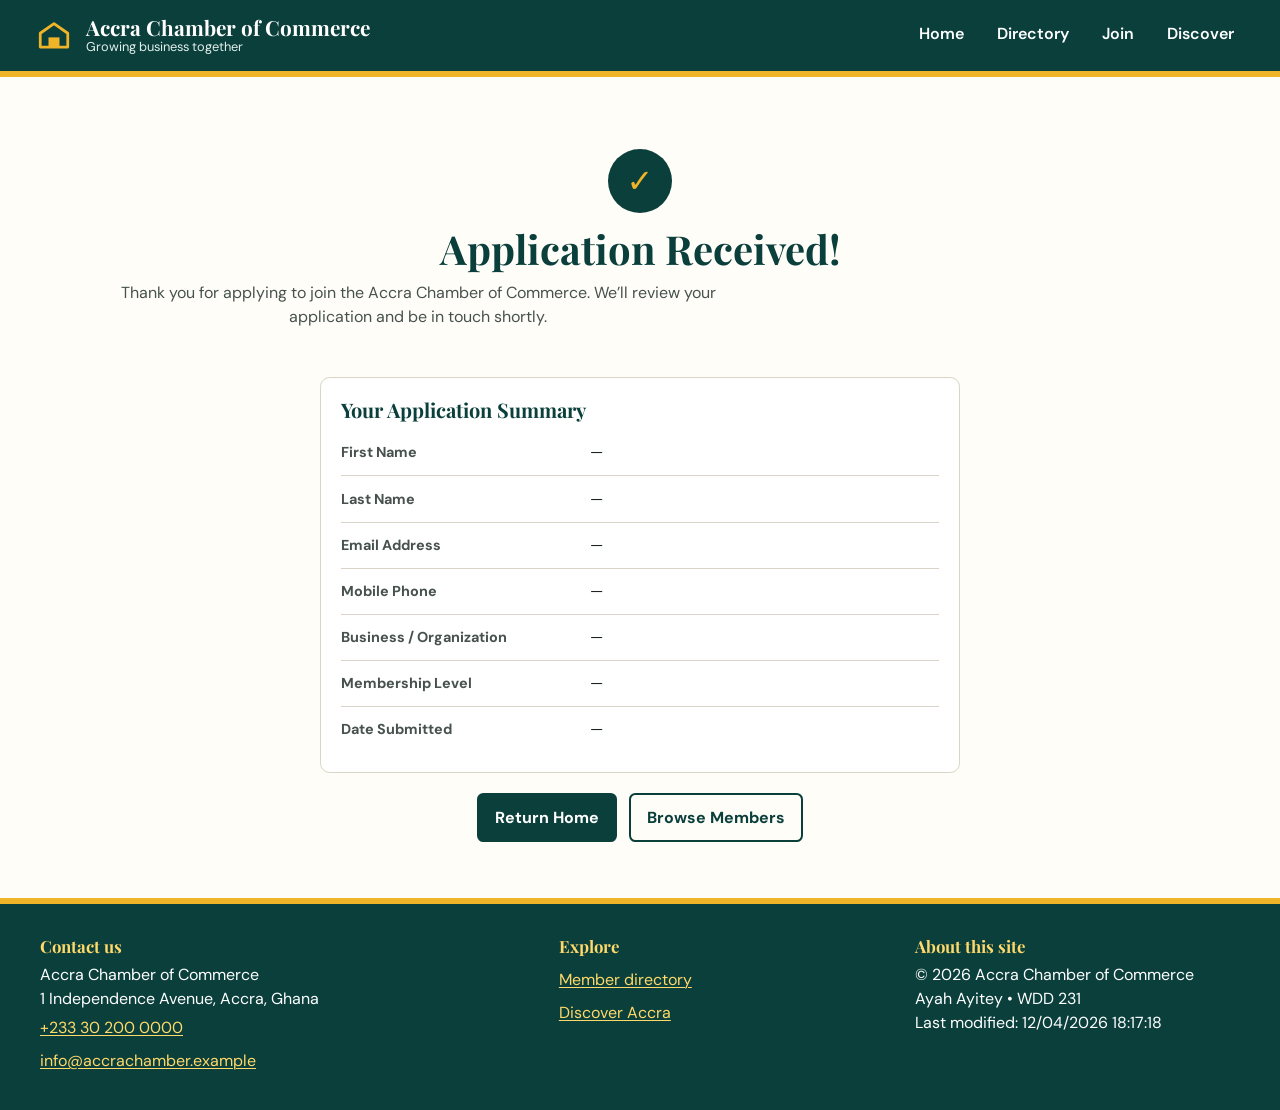
<file: chamber/thankyou.html>
<!DOCTYPE html>
<html lang="en">
<head>
  <meta charset="utf-8">
  <meta name="viewport" content="width=device-width, initial-scale=1">
  <title>Thank You | Accra Chamber of Commerce</title>
  <meta name="description" content="Thank you for applying to join the Accra Chamber of Commerce. Your application has been received.">
  <meta name="author" content="Ayah Ayitey">
  <link rel="icon" href="images/favicon.svg" type="image/svg+xml">
  <link rel="icon" href="images/favicon.png" type="image/png" sizes="32x32">
  <meta property="og:type" content="website">
  <meta property="og:title" content="Thank You | Accra Chamber of Commerce">
  <meta property="og:description" content="Thank you for applying to join the Accra Chamber of Commerce.">
  <meta property="og:url" content="https://ayahayitey.github.io/wdd231/chamber/thankyou.html">
  <meta property="og:image" content="https://ayahayitey.github.io/wdd231/chamber/images/og-image.png">
  <link rel="preconnect" href="https://fonts.googleapis.com">
  <link rel="preconnect" href="https://fonts.gstatic.com" crossorigin>
  <link href="https://fonts.googleapis.com/css2?family=DM+Sans:wght@400;500;600;700&family=Playfair+Display:wght@400;700&display=swap" rel="stylesheet">
  <link rel="stylesheet" href="styles/normalize.css">
  <link rel="stylesheet" href="styles/small.css">
  <link rel="stylesheet" href="styles/larger.css">
  <link rel="stylesheet" href="styles/join.css">
  <script src="scripts/site.js" defer></script>
  <script src="scripts/thankyou.js" defer></script>
</head>
<body>
  <a class="skip-link" href="#main">Skip to main content</a>

  <header class="site-header">
    <div class="header-bar">
      <a class="brand" href="index.html">
        <img src="images/logo.svg" alt="" width="44" height="44">
        <span class="brand-name">Accra Chamber of Commerce<span class="brand-tag">Growing business together</span></span>
      </a>
      <button id="menu-btn" class="menu-btn" aria-expanded="false" aria-controls="nav-links">Menu</button>
    </div>
    <nav id="nav-links" class="nav-links" aria-label="Main">
      <ul>
        <li><a href="index.html">Home</a></li>
        <li><a href="directory.html">Directory</a></li>
        <li><a href="join.html">Join</a></li>
        <li><a href="discover.html">Discover</a></li>
      </ul>
    </nav>
  </header>

  <main id="main">
    <section class="page-intro thankyou-intro">
      <div class="thankyou-icon" aria-hidden="true">&#10003;</div>
      <h1>Application Received!</h1>
      <p>Thank you for applying to join the Accra Chamber of Commerce. We&rsquo;ll review your application and be in touch shortly.</p>
    </section>

    <!-- Application Summary -->
    <section class="info-card thankyou-summary" aria-label="Your application summary">
      <h2>Your Application Summary</h2>
      <dl class="summary-list">
        <div class="summary-row">
          <dt>First Name</dt>
          <dd id="ty-first-name">&mdash;</dd>
        </div>
        <div class="summary-row">
          <dt>Last Name</dt>
          <dd id="ty-last-name">&mdash;</dd>
        </div>
        <div class="summary-row">
          <dt>Email Address</dt>
          <dd id="ty-email">&mdash;</dd>
        </div>
        <div class="summary-row">
          <dt>Mobile Phone</dt>
          <dd id="ty-phone">&mdash;</dd>
        </div>
        <div class="summary-row">
          <dt>Business / Organization</dt>
          <dd id="ty-org-name">&mdash;</dd>
        </div>
        <div class="summary-row">
          <dt>Membership Level</dt>
          <dd id="ty-membership-level">&mdash;</dd>
        </div>
        <div class="summary-row">
          <dt>Date Submitted</dt>
          <dd id="ty-timestamp">&mdash;</dd>
        </div>
      </dl>
    </section>

    <div class="page-actions">
      <a href="index.html" class="action-link">Return Home</a>
      <a href="directory.html" class="action-link secondary-action">Browse Members</a>
    </div>
  </main>

  <footer class="site-footer">
    <div class="footer-grid">
      <div>
        <h2>Contact us</h2>
        <address>
          <p>Accra Chamber of Commerce<br>1 Independence Avenue, Accra, Ghana</p>
          <p><a href="tel:+233302000000">+233 30 200 0000</a></p>
          <p><a href="mailto:info@accrachamber.example">info@accrachamber.example</a></p>
        </address>
      </div>
      <div>
        <h2>Explore</h2>
        <p><a href="directory.html">Member directory</a></p>
        <p><a href="discover.html">Discover Accra</a></p>
      </div>
      <div>
        <h2>About this site</h2>
        <p>&copy; <span id="year"></span> Accra Chamber of Commerce</p>
        <p>Ayah Ayitey &bull; WDD 231</p>
        <p>Last modified: <span id="lastModified"></span></p>
      </div>
    </div>
  </footer>
</body>
</html>
</file>
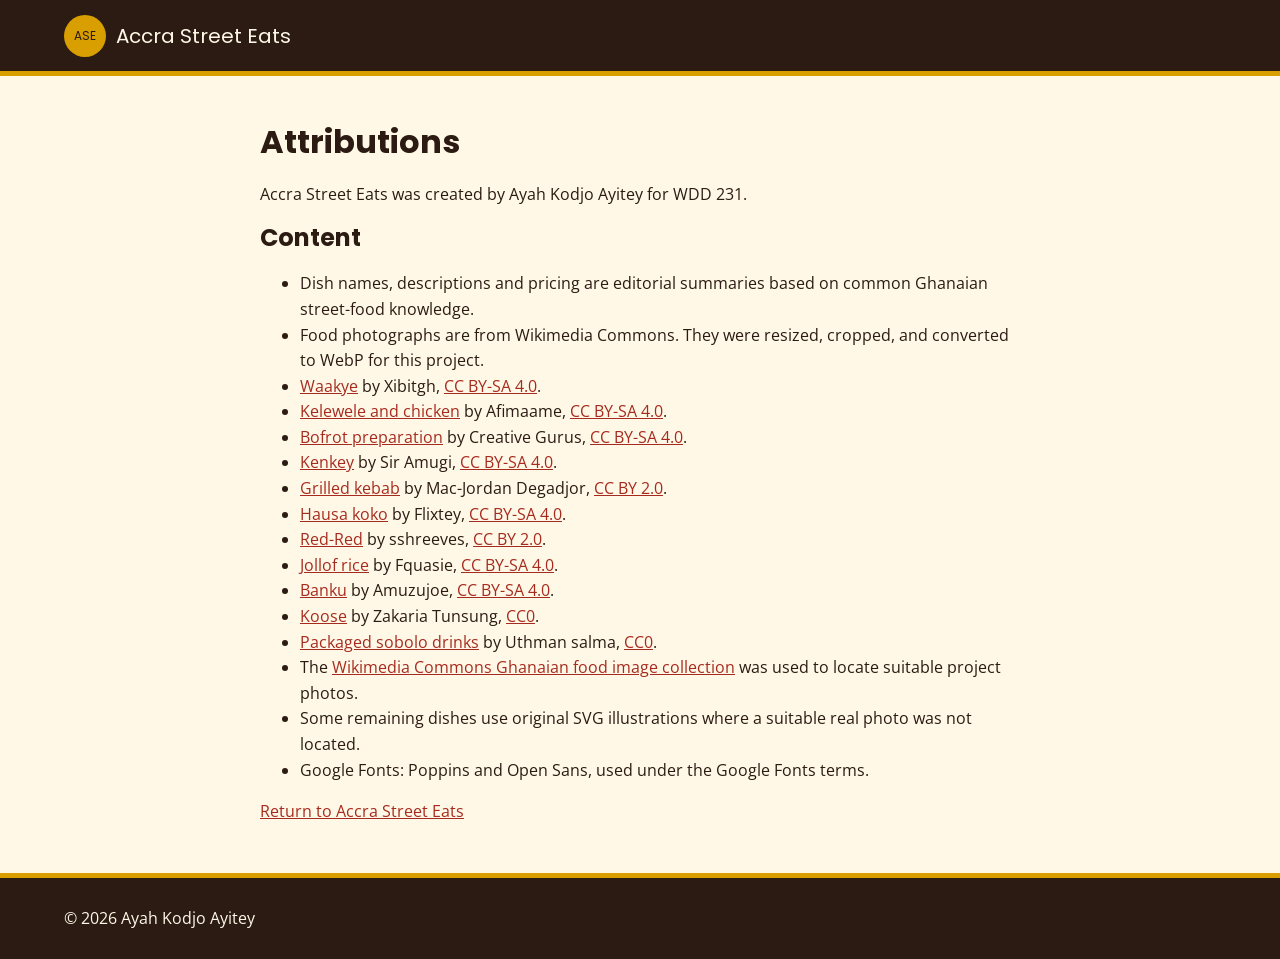
<file: final_project/attributions.html>
<!doctype html>
<html lang="en">
<head>
  <meta charset="utf-8">
  <meta name="viewport" content="width=device-width, initial-scale=1">
  <title>Attributions | Accra Street Eats</title>
  <meta name="description" content="Sources and attributions for the Accra Street Eats website.">
  <meta name="author" content="Ayah Kodjo Ayitey">
  <meta property="og:title" content="Image and Content Attributions | Accra Street Eats">
  <meta property="og:description" content="Sources and attributions for the Accra Street Eats website.">
  <meta property="og:type" content="website">
  <meta property="og:image" content="https://ayah-ayitey.github.io/wdd231/finalproject/images/og-accra-street-eats.png">
  <meta property="og:image:type" content="image/png">
  <meta property="og:image:width" content="1200">
  <meta property="og:image:height" content="630">
  <meta property="og:url" content="https://ayah-ayitey.github.io/wdd231/finalproject/attributions.html">
  <link rel="icon" href="images/favicon.svg" type="image/svg+xml">
  <link rel="preconnect" href="https://fonts.googleapis.com">
  <link rel="preconnect" href="https://fonts.gstatic.com" crossorigin>
  <link href="https://fonts.googleapis.com/css2?family=Open+Sans:wght@400;600&amp;family=Poppins:wght@600&amp;display=swap" rel="stylesheet">
  <link rel="stylesheet" href="styles/styles.css">
  <link rel="stylesheet" href="styles/print.css" media="print">
</head>
<body>
  <header class="site-header">
    <a class="brand" href="index.html" aria-label="Accra Street Eats home">
      <span class="brand-mark" aria-hidden="true">ASE</span>
      <span>Accra Street Eats</span>
    </a>
  </header>
  <main class="attributions">
    <h1>Attributions</h1>
    <p>Accra Street Eats was created by Ayah Kodjo Ayitey for WDD 231.</p>
    <h2>Content</h2>
    <ul>
      <li>Dish names, descriptions and pricing are editorial summaries based on common Ghanaian street-food knowledge.</li>
      <li>Food photographs are from Wikimedia Commons. They were resized, cropped, and converted to WebP for this project.</li>
      <li><a href="https://commons.wikimedia.org/wiki/File:Waakye101.jpg">Waakye</a> by Xibitgh, <a href="https://creativecommons.org/licenses/by-sa/4.0/">CC BY-SA 4.0</a>.</li>
      <li><a href="https://commons.wikimedia.org/wiki/File:Kelewele_and_chicken.jpg">Kelewele and chicken</a> by Afimaame, <a href="https://creativecommons.org/licenses/by-sa/4.0/">CC BY-SA 4.0</a>.</li>
      <li><a href="https://commons.wikimedia.org/wiki/File:Woman_frying_bofrots_001.jpg">Bofrot preparation</a> by Creative Gurus, <a href="https://creativecommons.org/licenses/by-sa/4.0/">CC BY-SA 4.0</a>.</li>
      <li><a href="https://commons.wikimedia.org/wiki/File:A_locally_made_Kenkey_(Fante_Kenkey)_in_Northern_Ghana_01.jpg">Kenkey</a> by Sir Amugi, <a href="https://creativecommons.org/licenses/by-sa/4.0/">CC BY-SA 4.0</a>.</li>
      <li><a href="https://commons.wikimedia.org/wiki/File:Akan_Ghanaian_style_Spicy_Grilled_Kebab.jpg">Grilled kebab</a> by Mac-Jordan Degadjor, <a href="https://creativecommons.org/licenses/by/2.0/">CC BY 2.0</a>.</li>
      <li><a href="https://commons.wikimedia.org/wiki/File:Hausa_Koko_(Porridge).jpg">Hausa koko</a> by Flixtey, <a href="https://creativecommons.org/licenses/by-sa/4.0/">CC BY-SA 4.0</a>.</li>
      <li><a href="https://commons.wikimedia.org/wiki/File:Ghanaian_Red-Red_cuisine_dish_food.jpg">Red-Red</a> by sshreeves, <a href="https://creativecommons.org/licenses/by/2.0/">CC BY 2.0</a>.</li>
      <li><a href="https://commons.wikimedia.org/wiki/File:Jollof_Rice_Ghana.jpg">Jollof rice</a> by Fquasie, <a href="https://creativecommons.org/licenses/by-sa/4.0/">CC BY-SA 4.0</a>.</li>
      <li><a href="https://commons.wikimedia.org/wiki/File:Banku_06.jpg">Banku</a> by Amuzujoe, <a href="https://creativecommons.org/licenses/by-sa/4.0/">CC BY-SA 4.0</a>.</li>
      <li><a href="https://commons.wikimedia.org/wiki/File:Koose_01.jpg">Koose</a> by Zakaria Tunsung, <a href="https://creativecommons.org/publicdomain/zero/1.0/">CC0</a>.</li>
      <li><a href="https://commons.wikimedia.org/wiki/File:Packaged_Local_Drinks_(Sobolo).jpg">Packaged sobolo drinks</a> by Uthman salma, <a href="https://creativecommons.org/publicdomain/zero/1.0/">CC0</a>.</li>
      <li>The <a href="https://commons.wikimedia.org/wiki/Special:MediaSearch?type=image&search=Ghanaian%20food">Wikimedia Commons Ghanaian food image collection</a> was used to locate suitable project photos.</li>
      <li>Some remaining dishes use original SVG illustrations where a suitable real photo was not located.</li>
      <li>Google Fonts: Poppins and Open Sans, used under the Google Fonts terms.</li>
    </ul>
    <p><a href="index.html">Return to Accra Street Eats</a></p>
  </main>
  <footer class="site-footer">
    <p>&copy; <span id="year"></span> Ayah Kodjo Ayitey</p>
  </footer>
  <script type="module">
    import { setCopyright } from './scripts/modules/common.js';
    setCopyright();
  </script>
</body>
</html>
</file>
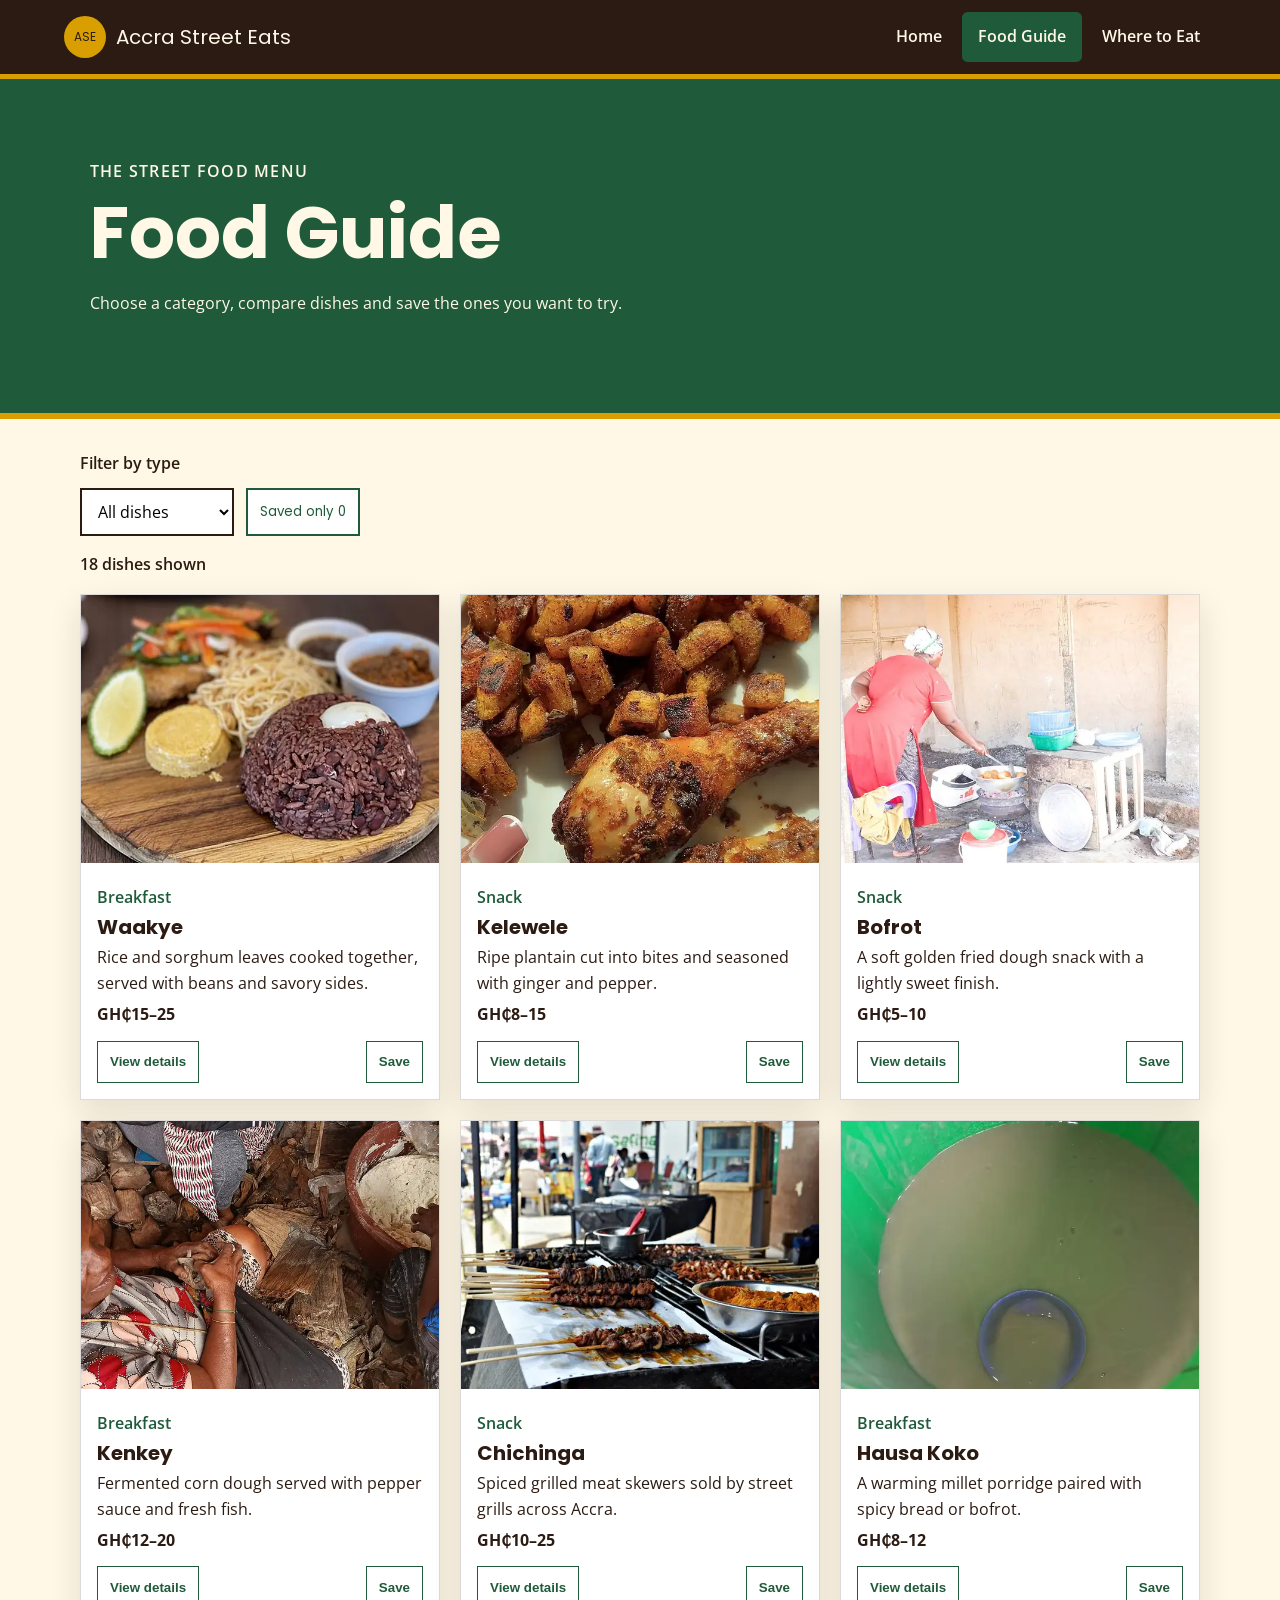
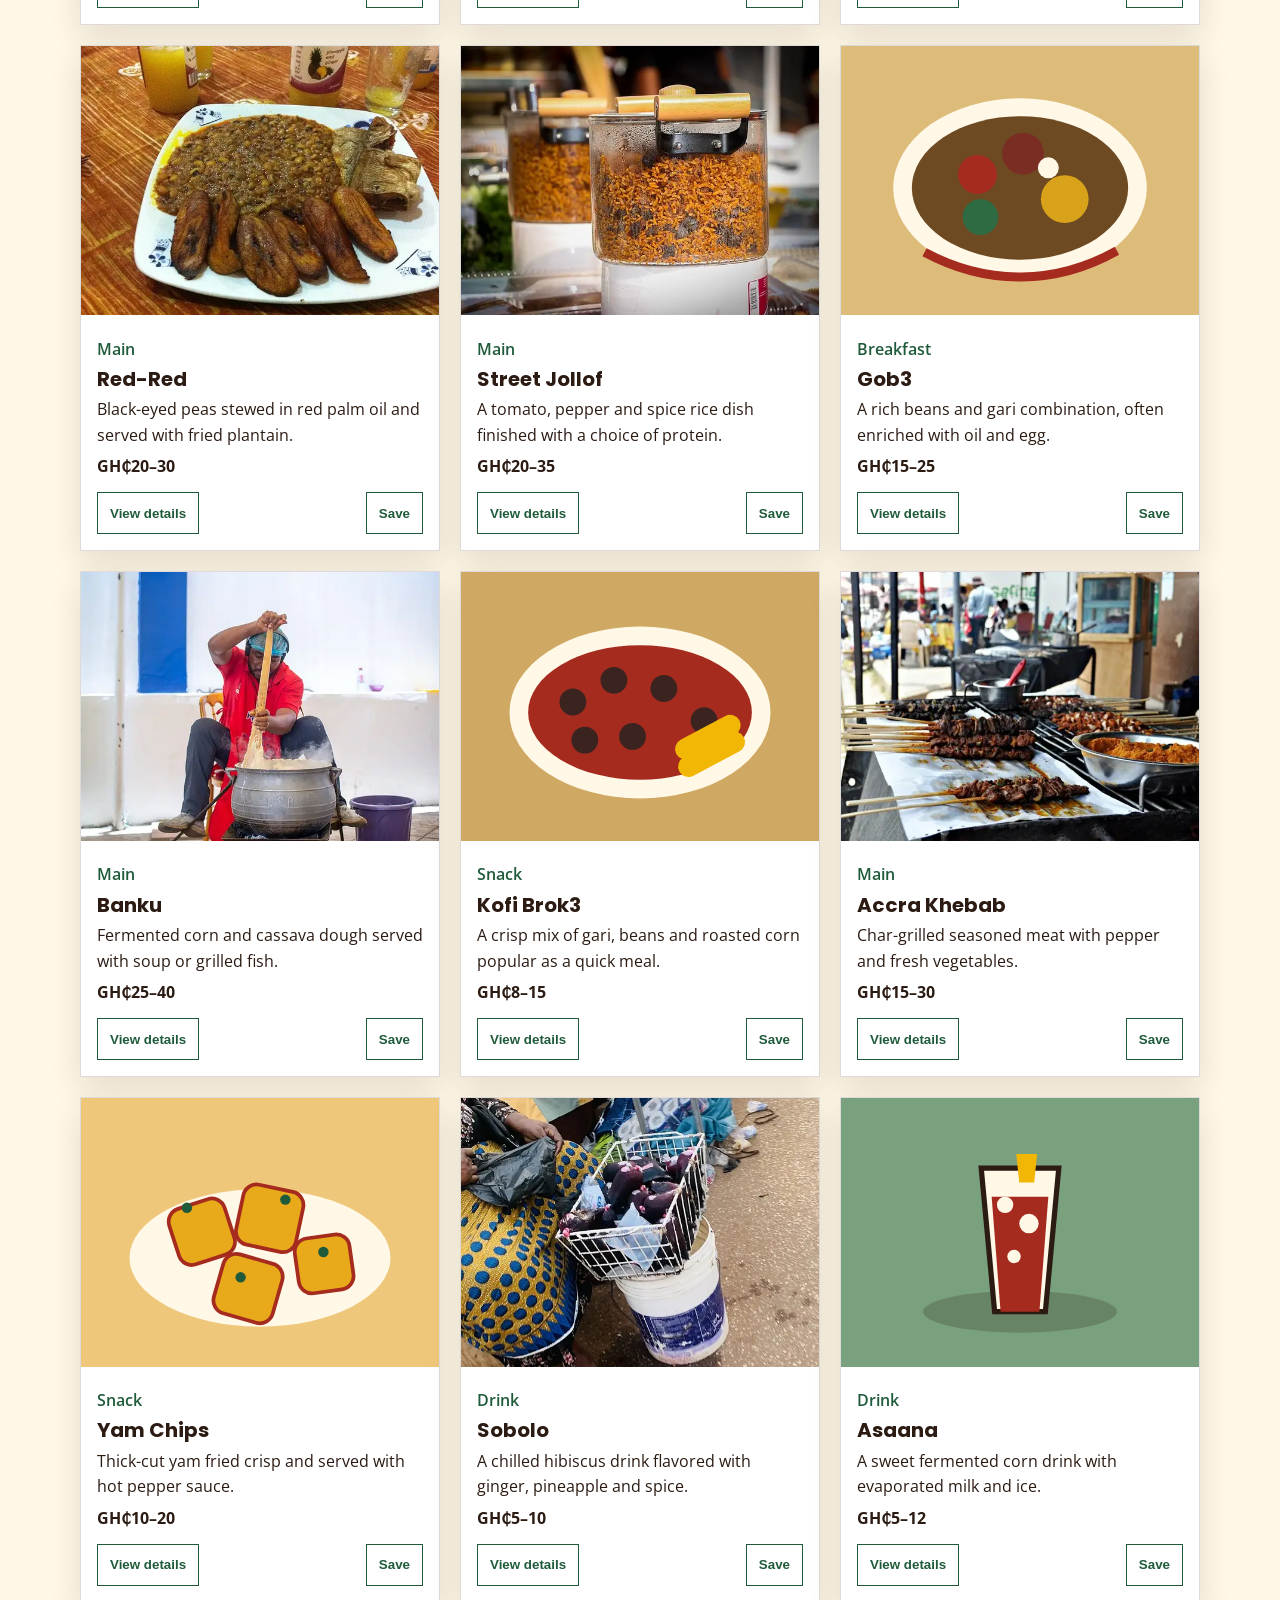
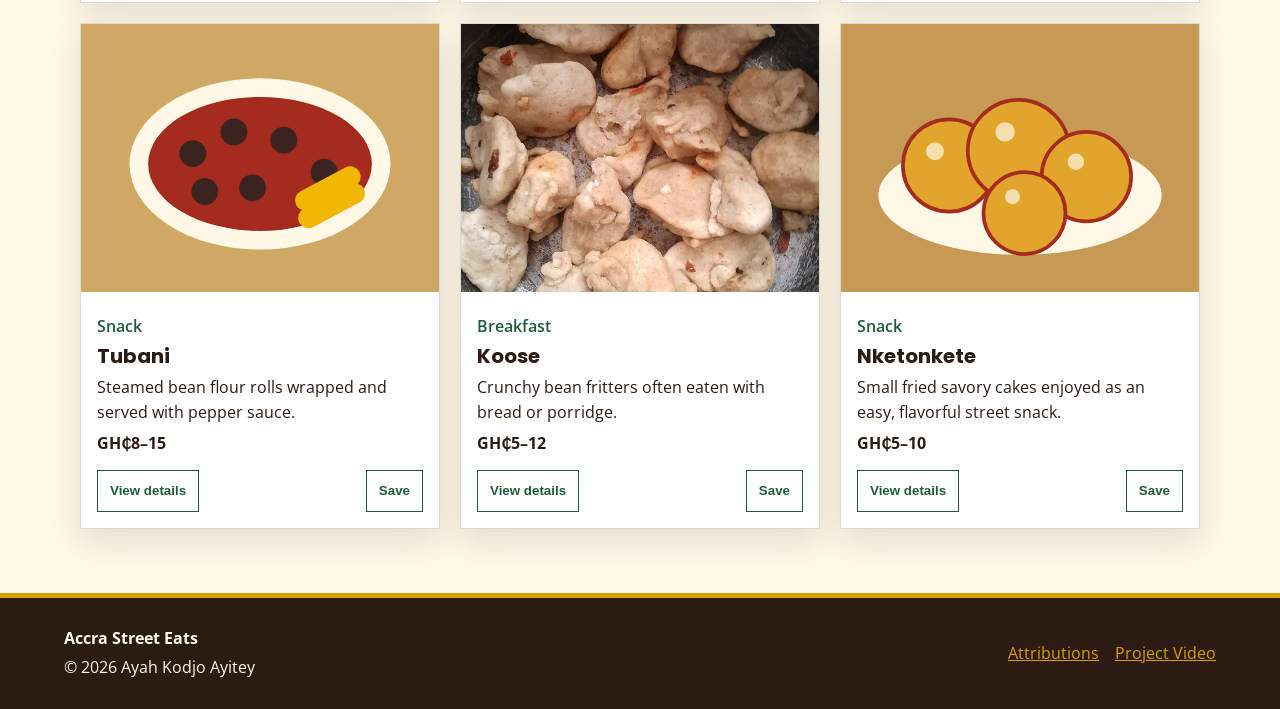
<file: final_project/guide.html>
<!doctype html>
<html lang="en">
<head>
  <meta charset="utf-8">
  <meta name="viewport" content="width=device-width, initial-scale=1">
  <title>Food Guide | Accra Street Eats</title>
  <meta name="description" content="Browse, filter and save popular Ghanaian street dishes, ingredients and typical prices.">
  <meta name="author" content="Ayah Kodjo Ayitey">
  <meta property="og:title" content="Accra Street Eats | Browse the Ghanaian Food Guide">
  <meta property="og:description" content="Explore dishes, ingredients and typical prices across Ghana.">
  <meta property="og:type" content="website">
  <meta property="og:image" content="https://ayah-ayitey.github.io/wdd231/finalproject/images/og-accra-street-eats.png">
  <meta property="og:image:type" content="image/png">
  <meta property="og:image:width" content="1200">
  <meta property="og:image:height" content="630">
  <meta property="og:url" content="https://ayah-ayitey.github.io/wdd231/finalproject/guide.html">
  <link rel="icon" href="images/favicon.svg" type="image/svg+xml">
  <link rel="preconnect" href="https://fonts.googleapis.com">
  <link rel="preconnect" href="https://fonts.gstatic.com" crossorigin>
  <link href="https://fonts.googleapis.com/css2?family=Open+Sans:wght@400;600&amp;family=Poppins:wght@600&amp;display=swap" rel="stylesheet">
  <link rel="stylesheet" href="styles/styles.css">
  <link rel="stylesheet" href="styles/print.css" media="print">
  <script type="module" src="scripts/guide.js"></script>
</head>
<body>
  <a class="skip-link" href="#main-content">Skip to main content</a>
  <header class="site-header">
    <a class="brand" href="index.html" aria-label="Accra Street Eats home"><span class="brand-mark" aria-hidden="true">ASE</span><span>Accra Street Eats</span></a>
    <button class="menu-toggle" type="button" aria-expanded="false" aria-controls="primary-nav"><span class="sr-only">Toggle menu</span><span aria-hidden="true"></span></button>
    <nav id="primary-nav" class="primary-nav" aria-label="Primary navigation">
      <a href="index.html">Home</a><a class="active" href="guide.html" aria-current="page">Food Guide</a><a href="where.html">Where to Eat</a>
    </nav>
  </header>
  <main id="main-content" class="guide-main">
    <header class="page-header">
      <p class="eyebrow">The street food menu</p>
      <h1>Food Guide</h1>
      <p>Choose a category, compare dishes and save the ones you want to try.</p>
    </header>
    <div class="toolbar">
      <label for="category-filter">Filter by type</label>
      <select id="category-filter" name="category">
        <option value="all">All dishes</option>
        <option value="breakfast">Breakfast</option>
        <option value="snack">Snack</option>
        <option value="main">Main meal</option>
        <option value="drink">Drink</option>
      </select>
      <button id="saved-only" class="filter-button" type="button" aria-pressed="false">Saved only <span id="saved-count">0</span></button>
    </div>
    <p id="result-count" class="result-count" aria-live="polite"></p>
    <section id="dish-grid" class="card-grid guide-grid" aria-label="Street dishes"></section>
  </main>
  <dialog id="dish-dialog" aria-labelledby="dialog-title">
    <button class="dialog-close" type="button" aria-label="Close dish details">×</button>
    <div id="dialog-content"></div>
  </dialog>
  <footer class="site-footer">
    <div><p><strong>Accra Street Eats</strong></p><p>&copy; <span id="year"></span> Ayah Kodjo Ayitey</p></div>
    <nav aria-label="Footer navigation"><a href="attributions.html">Attributions</a><a href="https://www.youtube.com/" target="_blank" rel="noopener">Project Video</a></nav>
  </footer>
</body>
</html>
</file>
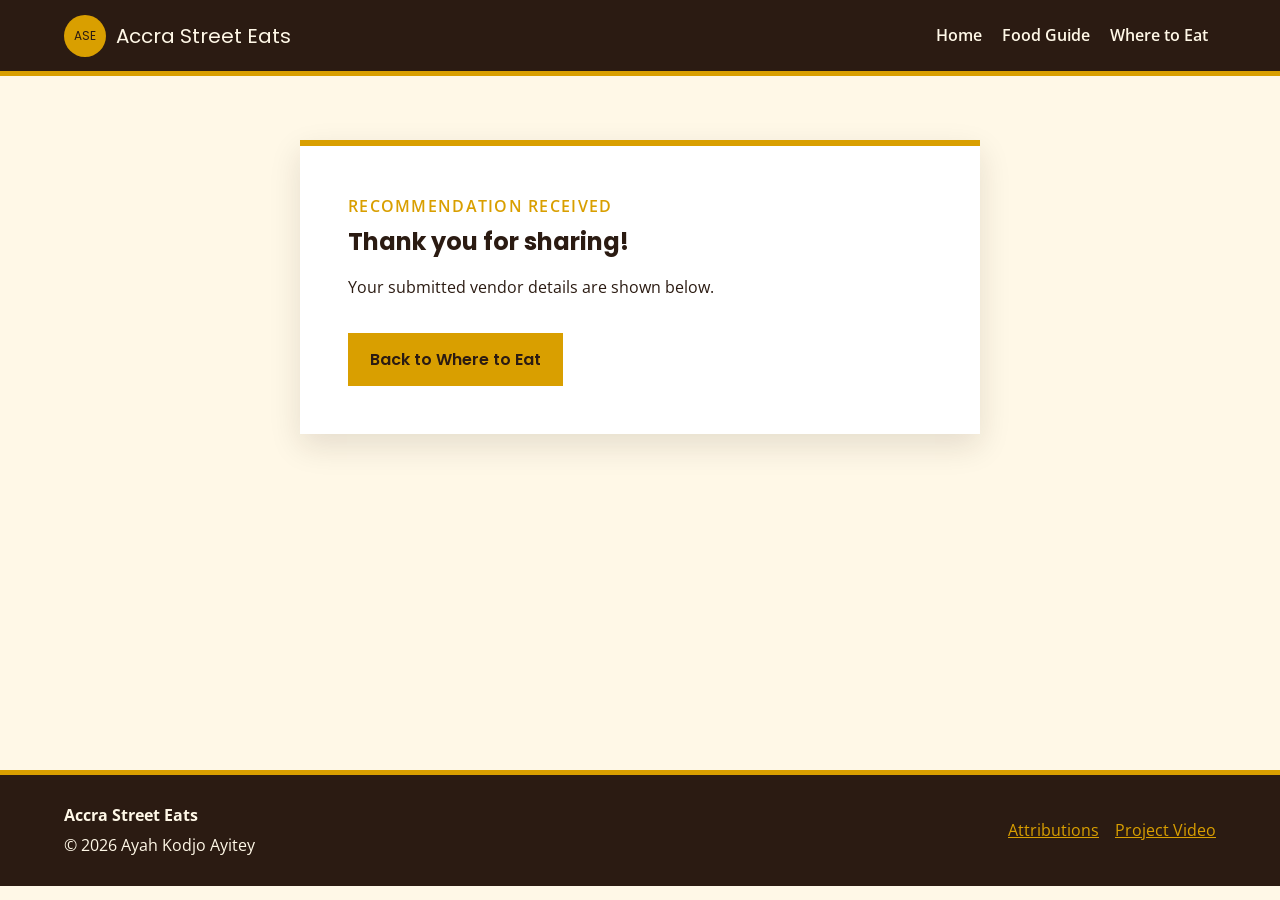
<file: final_project/submit.html>
<!doctype html>
<html lang="en">
<head>
  <meta charset="utf-8">
  <meta name="viewport" content="width=device-width, initial-scale=1">
  <title>Recommendation Received | Accra Street Eats</title>
  <meta name="description" content="Confirmation of a submitted Accra street food vendor recommendation.">
  <meta name="author" content="Ayah Kodjo Ayitey">
  <meta property="og:title" content="Recommendation Received | Accra Street Eats">
  <meta property="og:description" content="Thank you for sharing a trusted Accra vendor.">
  <meta property="og:type" content="website">
  <meta property="og:image" content="https://ayah-ayitey.github.io/wdd231/finalproject/images/og-accra-street-eats.png">
  <meta property="og:image:type" content="image/png">
  <meta property="og:image:width" content="1200">
  <meta property="og:image:height" content="630">
  <meta property="og:url" content="https://ayah-ayitey.github.io/wdd231/finalproject/submit.html">
  <link rel="icon" href="images/favicon.svg" type="image/svg+xml">
  <link rel="preconnect" href="https://fonts.googleapis.com">
  <link rel="preconnect" href="https://fonts.gstatic.com" crossorigin>
  <link href="https://fonts.googleapis.com/css2?family=Open+Sans:wght@400;600&amp;family=Poppins:wght@600&amp;display=swap" rel="stylesheet">
  <link rel="stylesheet" href="styles/styles.css">
  <link rel="stylesheet" href="styles/print.css" media="print">
  <script type="module" src="scripts/submit.js"></script>
</head>
<body>
  <a class="skip-link" href="#main-content">Skip to main content</a>
  <header class="site-header submit-header">
    <a class="brand" href="index.html" aria-label="Accra Street Eats home"><span class="brand-mark" aria-hidden="true">ASE</span><span>Accra Street Eats</span></a>
    <nav class="submit-nav" aria-label="Primary navigation">
      <a href="index.html">Home</a>
      <a href="guide.html">Food Guide</a>
      <a href="where.html">Where to Eat</a>
    </nav>
  </header>
  <main id="main-content" class="submit-main">
    <section class="submit-card" aria-labelledby="thanks-title">
      <p class="eyebrow">Recommendation received</p>
      <h1 id="thanks-title">Thank you for sharing!</h1>
      <p>Your submitted vendor details are shown below.</p>
      <dl id="submission-details"></dl>
      <a class="button" href="where.html">Back to Where to Eat</a>
    </section>
  </main>
  <footer class="site-footer">
    <div><p><strong>Accra Street Eats</strong></p><p>&copy; <span id="year"></span> Ayah Kodjo Ayitey</p></div>
    <nav aria-label="Footer navigation"><a href="attributions.html">Attributions</a><a href="https://www.youtube.com/" target="_blank" rel="noopener">Project Video</a></nav>
  </footer>
</body>
</html>
</file>
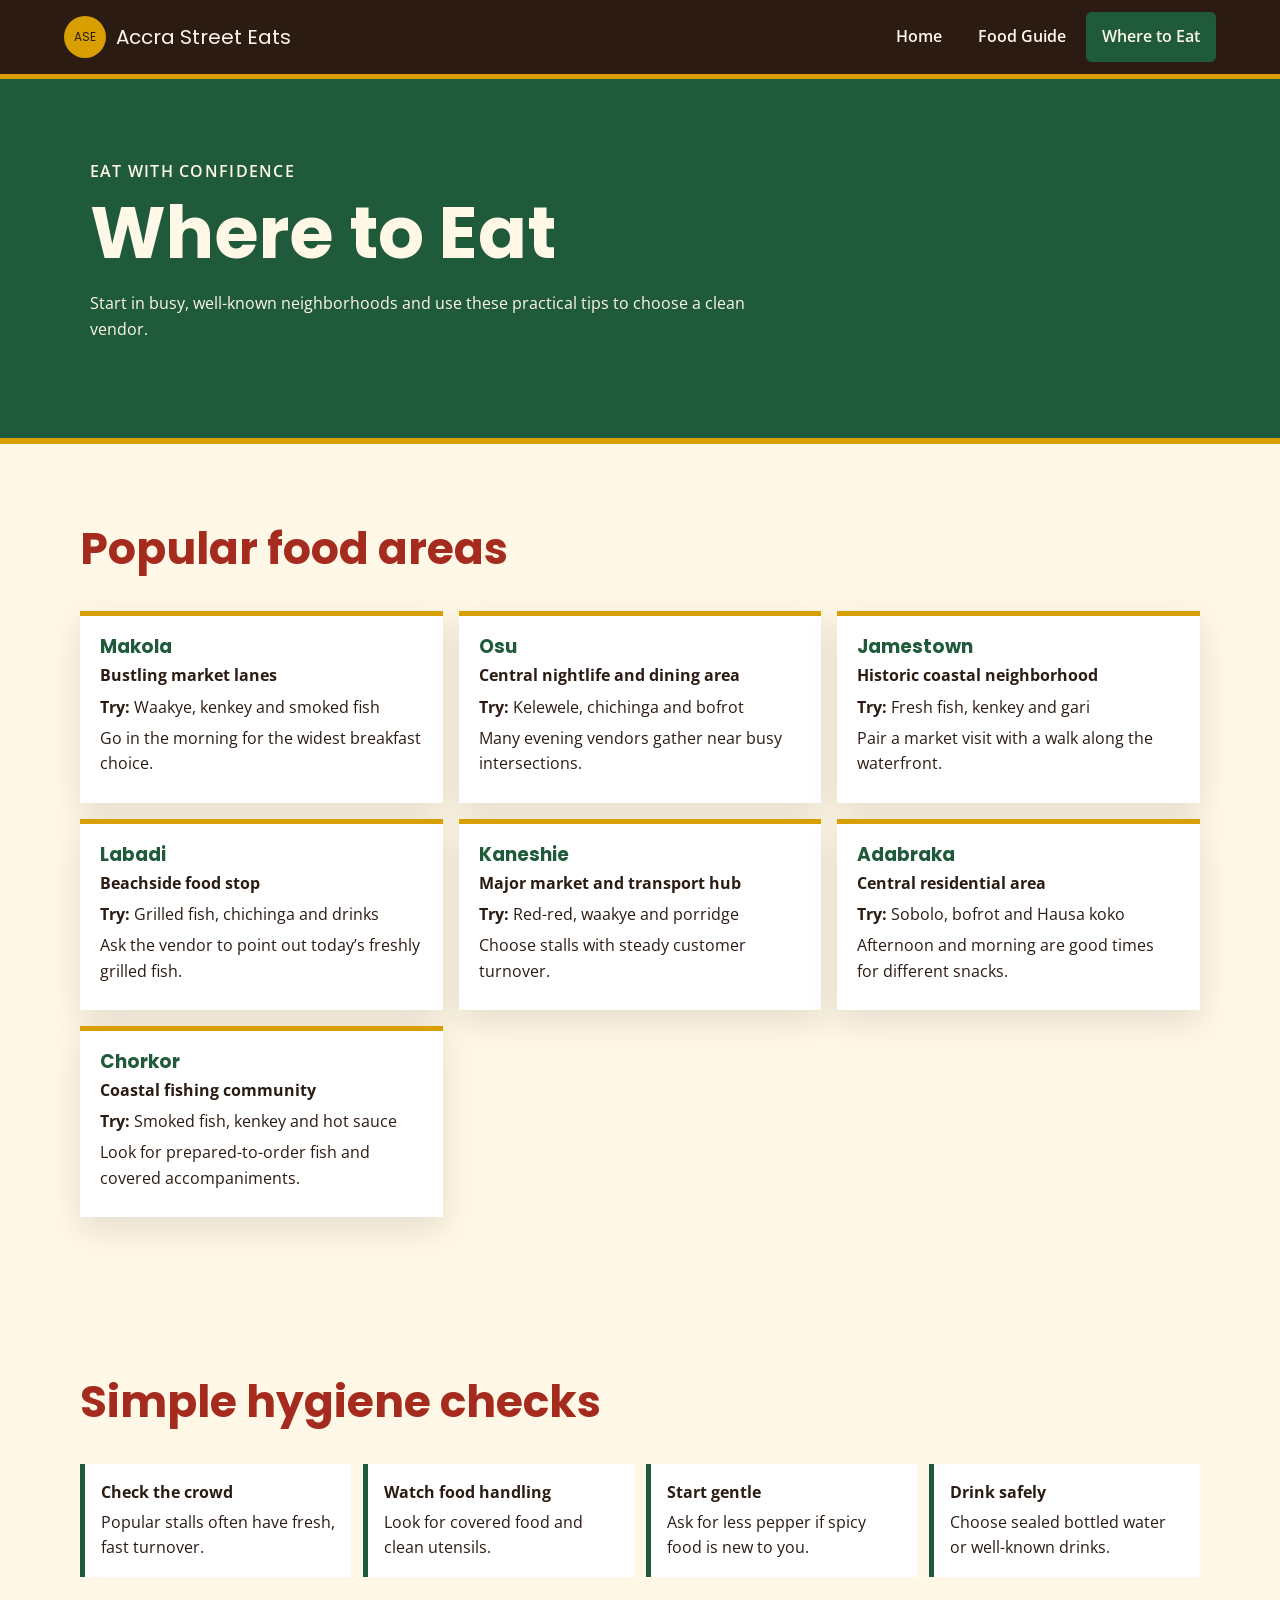
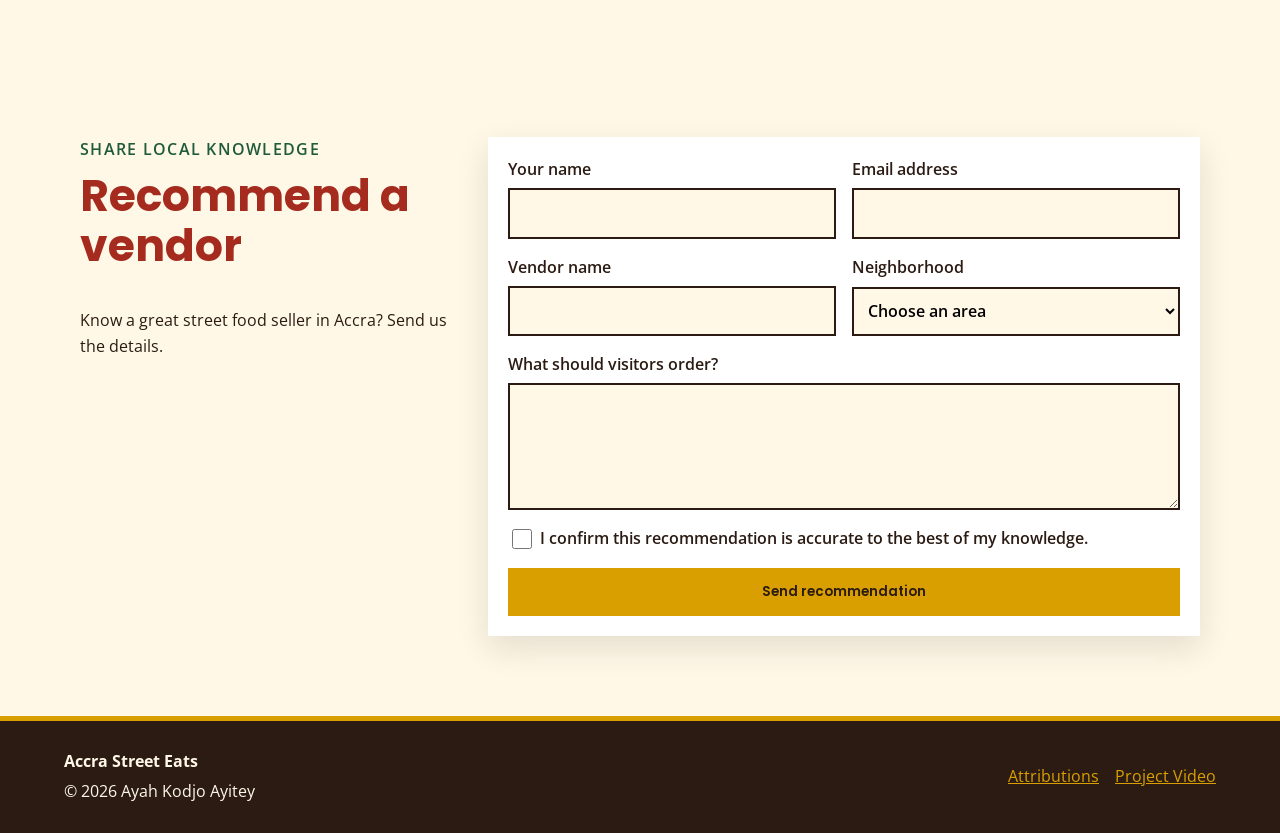
<file: final_project/where.html>
<!doctype html>
<html lang="en">
<head>
  <meta charset="utf-8">
  <meta name="viewport" content="width=device-width, initial-scale=1">
  <title>Where to Eat | Accra Street Eats</title>
  <meta name="description" content="Explore popular Accra neighborhoods for street food and recommend a favorite Ghanaian vendor.">
  <meta name="author" content="Ayah Kodjo Ayitey">
  <meta property="og:title" content="Where to Eat in Accra | Accra Street Eats">
  <meta property="og:description" content="Find neighborhood food stops and share a trusted local vendor.">
  <meta property="og:type" content="website">
  <meta property="og:image" content="https://ayah-ayitey.github.io/wdd231/finalproject/images/og-accra-street-eats.png">
  <meta property="og:image:type" content="image/png">
  <meta property="og:image:width" content="1200">
  <meta property="og:image:height" content="630">
  <meta property="og:url" content="https://ayah-ayitey.github.io/wdd231/finalproject/where.html">
  <link rel="icon" href="images/favicon.svg" type="image/svg+xml">
  <link rel="preconnect" href="https://fonts.googleapis.com">
  <link rel="preconnect" href="https://fonts.gstatic.com" crossorigin>
  <link href="https://fonts.googleapis.com/css2?family=Open+Sans:wght@400;600&amp;family=Poppins:wght@600&amp;display=swap" rel="stylesheet">
  <link rel="stylesheet" href="styles/styles.css">
  <link rel="stylesheet" href="styles/print.css" media="print">
  <script type="module" src="scripts/where.js"></script>
</head>
<body>
  <a class="skip-link" href="#main-content">Skip to main content</a>
  <header class="site-header">
    <a class="brand" href="index.html" aria-label="Accra Street Eats home"><span class="brand-mark" aria-hidden="true">ASE</span><span>Accra Street Eats</span></a>
    <button class="menu-toggle" type="button" aria-expanded="false" aria-controls="primary-nav"><span class="sr-only">Toggle menu</span><span aria-hidden="true"></span></button>
    <nav id="primary-nav" class="primary-nav" aria-label="Primary navigation">
      <a href="index.html">Home</a><a href="guide.html">Food Guide</a><a class="active" href="where.html" aria-current="page">Where to Eat</a>
    </nav>
  </header>
  <main id="main-content">
    <header class="page-header where-header">
      <p class="eyebrow">Eat with confidence</p>
      <h1>Where to Eat</h1>
      <p>Start in busy, well-known neighborhoods and use these practical tips to choose a clean vendor.</p>
    </header>
    <section class="places section" aria-labelledby="places-title">
      <h2 id="places-title">Popular food areas</h2>
      <div class="places-grid">
        <article class="place-card">
          <h3>Makola</h3>
          <p><strong>Bustling market lanes</strong></p>
          <p><strong>Try:</strong> Waakye, kenkey and smoked fish</p>
          <p>Go in the morning for the widest breakfast choice.</p>
        </article>
        <article class="place-card">
          <h3>Osu</h3>
          <p><strong>Central nightlife and dining area</strong></p>
          <p><strong>Try:</strong> Kelewele, chichinga and bofrot</p>
          <p>Many evening vendors gather near busy intersections.</p>
        </article>
        <article class="place-card">
          <h3>Jamestown</h3>
          <p><strong>Historic coastal neighborhood</strong></p>
          <p><strong>Try:</strong> Fresh fish, kenkey and gari</p>
          <p>Pair a market visit with a walk along the waterfront.</p>
        </article>
        <article class="place-card">
          <h3>Labadi</h3>
          <p><strong>Beachside food stop</strong></p>
          <p><strong>Try:</strong> Grilled fish, chichinga and drinks</p>
          <p>Ask the vendor to point out today’s freshly grilled fish.</p>
        </article>
        <article class="place-card">
          <h3>Kaneshie</h3>
          <p><strong>Major market and transport hub</strong></p>
          <p><strong>Try:</strong> Red-red, waakye and porridge</p>
          <p>Choose stalls with steady customer turnover.</p>
        </article>
        <article class="place-card">
          <h3>Adabraka</h3>
          <p><strong>Central residential area</strong></p>
          <p><strong>Try:</strong> Sobolo, bofrot and Hausa koko</p>
          <p>Afternoon and morning are good times for different snacks.</p>
        </article>
        <article class="place-card">
          <h3>Chorkor</h3>
          <p><strong>Coastal fishing community</strong></p>
          <p><strong>Try:</strong> Smoked fish, kenkey and hot sauce</p>
          <p>Look for prepared-to-order fish and covered accompaniments.</p>
        </article>
      </div>
    </section>
    <section class="hygiene section" aria-labelledby="hygiene-title">
      <h2 id="hygiene-title">Simple hygiene checks</h2>
      <ul class="check-grid">
        <li><strong>Check the crowd</strong><span>Popular stalls often have fresh, fast turnover.</span></li>
        <li><strong>Watch food handling</strong><span>Look for covered food and clean utensils.</span></li>
        <li><strong>Start gentle</strong><span>Ask for less pepper if spicy food is new to you.</span></li>
        <li><strong>Drink safely</strong><span>Choose sealed bottled water or well-known drinks.</span></li>
      </ul>
    </section>
    <section class="recommend section" aria-labelledby="recommend-title">
      <div>
        <p class="eyebrow">Share local knowledge</p>
        <h2 id="recommend-title">Recommend a vendor</h2>
        <p>Know a great street food seller in Accra? Send us the details.</p>
      </div>
      <form id="vendor-form" class="vendor-form" action="submit.html" method="get">
        <label for="name">Your name<input id="name" name="name" type="text" autocomplete="name" required minlength="2"></label>
        <label for="email">Email address<input id="email" name="email" type="email" autocomplete="email" required></label>
        <label for="vendor">Vendor name<input id="vendor" name="vendor" type="text" required minlength="2"></label>
        <label for="neighborhood">Neighborhood
          <select id="neighborhood" name="neighborhood" required>
            <option value="">Choose an area</option><option>Osu</option><option>Jamestown</option><option>Makola</option><option>Labadi</option><option>Adabraka</option><option>Kaneshie</option><option>Chorkor</option><option>Other</option>
          </select>
        </label>
        <label class="full" for="specialty">What should visitors order?<textarea id="specialty" name="specialty" required minlength="5" rows="4"></textarea></label>
        <label class="full consent"><input type="checkbox" name="consent" value="yes" required> I confirm this recommendation is accurate to the best of my knowledge.</label>
        <button class="button full" type="submit">Send recommendation</button>
      </form>
    </section>
  </main>
  <footer class="site-footer">
    <div><p><strong>Accra Street Eats</strong></p><p>&copy; <span id="year"></span> Ayah Kodjo Ayitey</p></div>
    <nav aria-label="Footer navigation"><a href="attributions.html">Attributions</a><a href="https://www.youtube.com/" target="_blank" rel="noopener">Project Video</a></nav>
  </footer>
</body>
</html>
</file>
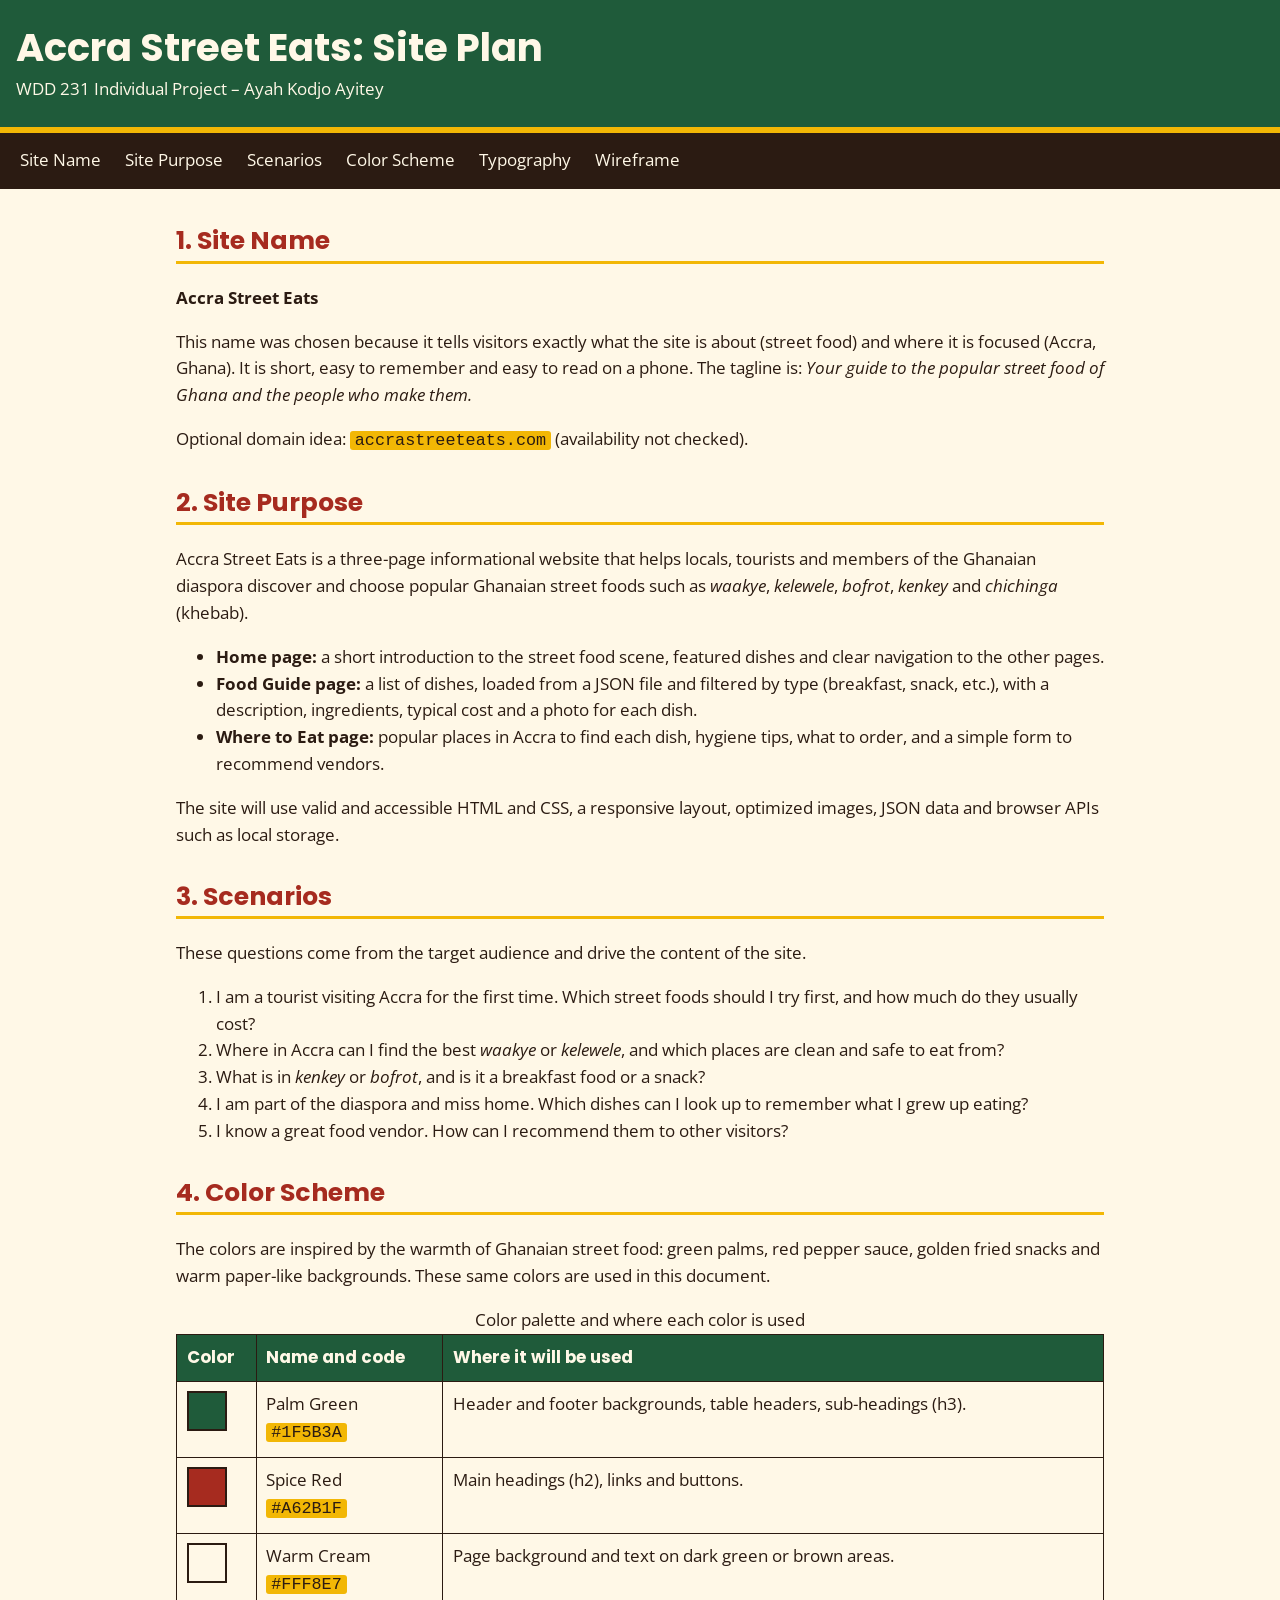
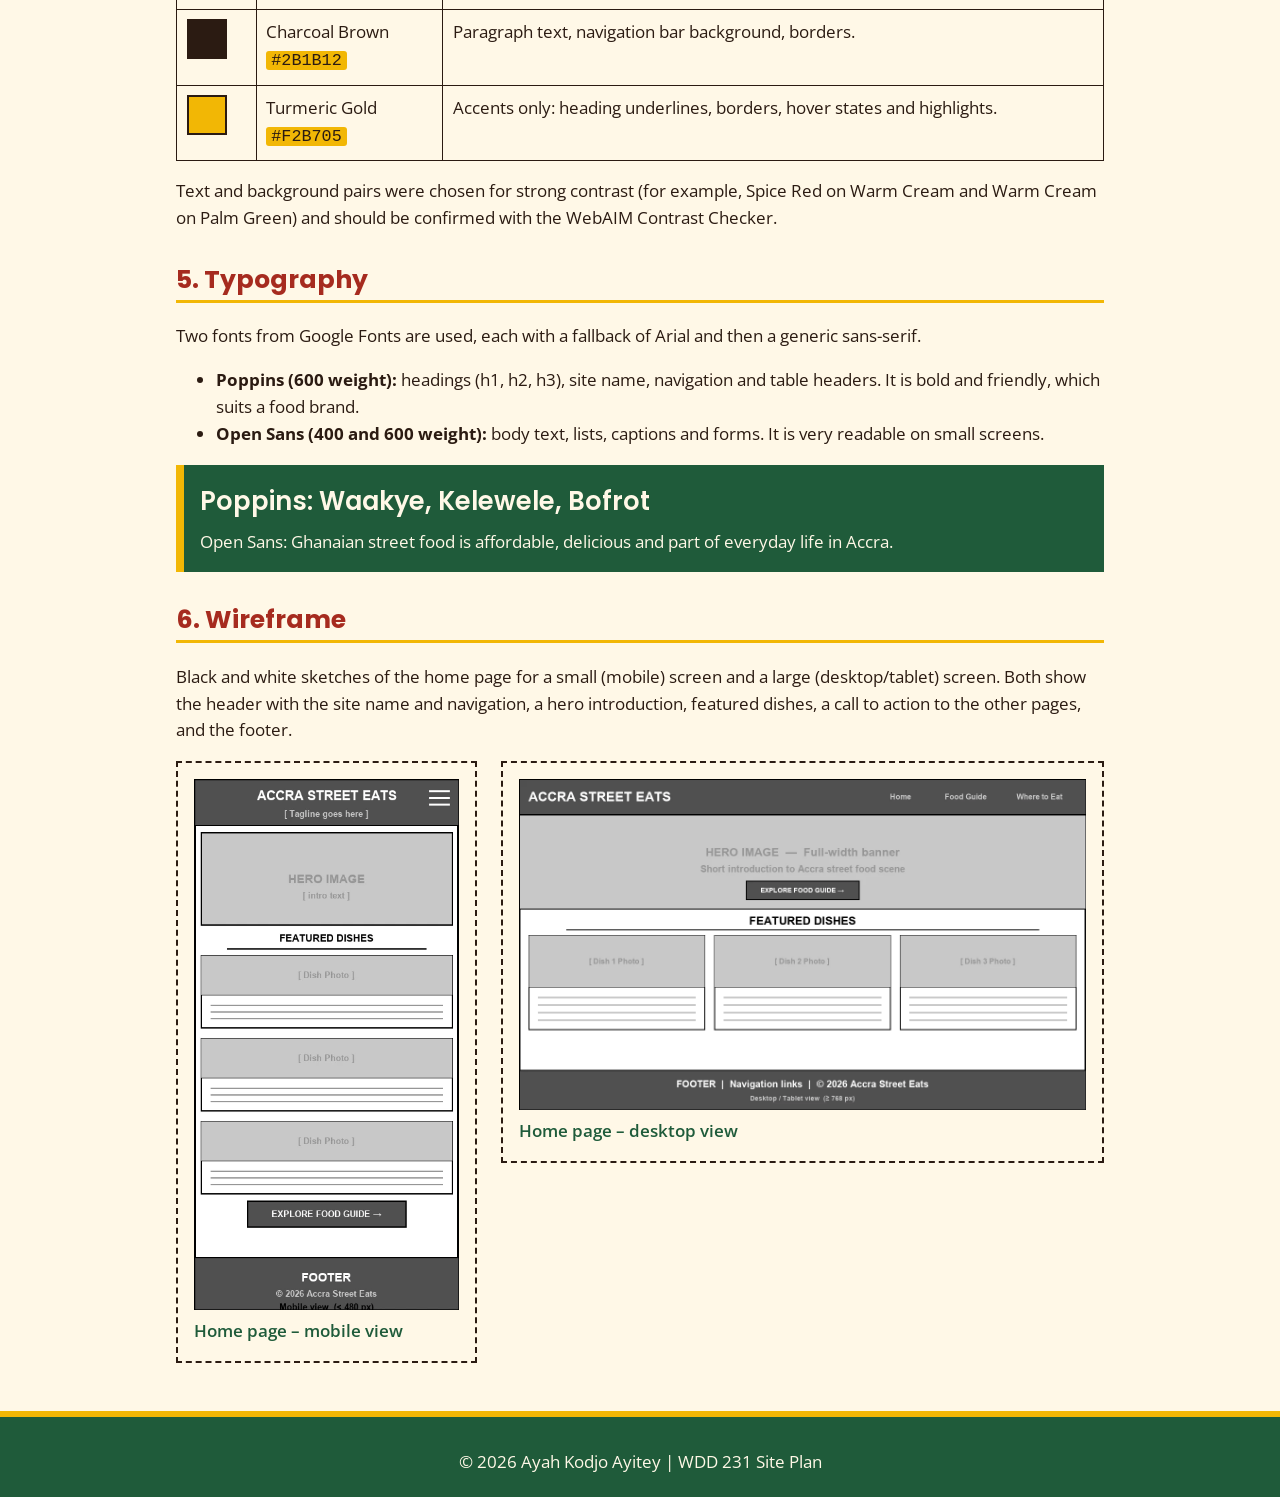
<file: siteplan/siteplan.html>
<!DOCTYPE html>
<html lang="en">
<head>
  <meta charset="utf-8">
  <meta name="viewport" content="width=device-width, initial-scale=1">
  <meta name="description" content="Site plan for Accra Street Eats, a three-page guide to the popular street food of Ghana: site name, purpose, scenarios, color scheme, typography and wireframes.">
  <title>Accra Street Eats | Site Plan</title>
  <link rel="preconnect" href="https://fonts.googleapis.com">
  <link rel="preconnect" href="https://fonts.gstatic.com" crossorigin>
  <link href="https://fonts.googleapis.com/css2?family=Open+Sans:wght@400;600&family=Poppins:wght@600&display=swap" rel="stylesheet">
  <link rel="stylesheet" href="siteplan.css">
</head>
<body>
  <header>
    <h1>Accra Street Eats: Site Plan</h1>
    <p>WDD 231 Individual Project &ndash; Ayah Kodjo Ayitey</p>
  </header>

  <nav aria-label="Site plan sections">
    <ul>
      <li><a href="#name">Site Name</a></li>
      <li><a href="#purpose">Site Purpose</a></li>
      <li><a href="#scenarios">Scenarios</a></li>
      <li><a href="#colors">Color Scheme</a></li>
      <li><a href="#typography">Typography</a></li>
      <li><a href="#wireframe">Wireframe</a></li>
    </ul>
  </nav>

  <main>
    <section id="name">
      <h2>1. Site Name</h2>
      <p><strong>Accra Street Eats</strong></p>
      <p>This name was chosen because it tells visitors exactly what the site is about (street food) and where it is focused (Accra, Ghana). It is short, easy to remember and easy to read on a phone. The tagline is: <em>Your guide to the popular street food of Ghana and the people who make them.</em></p>
      <p>Optional domain idea: <code>accrastreeteats.com</code> (availability not checked).</p>
    </section>

    <section id="purpose">
      <h2>2. Site Purpose</h2>
      <p>Accra Street Eats is a three-page informational website that helps locals, tourists and members of the Ghanaian diaspora discover and choose popular Ghanaian street foods such as <em>waakye</em>, <em>kelewele</em>, <em>bofrot</em>, <em>kenkey</em> and <em>chichinga</em> (khebab).</p>
      <ul>
        <li><strong>Home page:</strong> a short introduction to the street food scene, featured dishes and clear navigation to the other pages.</li>
        <li><strong>Food Guide page:</strong> a list of dishes, loaded from a JSON file and filtered by type (breakfast, snack, etc.), with a description, ingredients, typical cost and a photo for each dish.</li>
        <li><strong>Where to Eat page:</strong> popular places in Accra to find each dish, hygiene tips, what to order, and a simple form to recommend vendors.</li>
      </ul>
      <p>The site will use valid and accessible HTML and CSS, a responsive layout, optimized images, JSON data and browser APIs such as local storage.</p>
    </section>

    <section id="scenarios">
      <h2>3. Scenarios</h2>
      <p>These questions come from the target audience and drive the content of the site.</p>
      <ol>
        <li>I am a tourist visiting Accra for the first time. Which street foods should I try first, and how much do they usually cost?</li>
        <li>Where in Accra can I find the best <em>waakye</em> or <em>kelewele</em>, and which places are clean and safe to eat from?</li>
        <li>What is in <em>kenkey</em> or <em>bofrot</em>, and is it a breakfast food or a snack?</li>
        <li>I am part of the diaspora and miss home. Which dishes can I look up to remember what I grew up eating?</li>
        <li>I know a great food vendor. How can I recommend them to other visitors?</li>
      </ol>
    </section>

    <section id="colors">
      <h2>4. Color Scheme</h2>
      <p>The colors are inspired by the warmth of Ghanaian street food: green palms, red pepper sauce, golden fried snacks and warm paper-like backgrounds. These same colors are used in this document.</p>
      <table>
        <caption>Color palette and where each color is used</caption>
        <thead>
          <tr><th scope="col">Color</th><th scope="col">Name and code</th><th scope="col">Where it will be used</th></tr>
        </thead>
        <tbody>
          <tr><td><span class="swatch sw-green"></span></td><td>Palm Green<br><code>#1F5B3A</code></td><td>Header and footer backgrounds, table headers, sub-headings (h3).</td></tr>
          <tr><td><span class="swatch sw-red"></span></td><td>Spice Red<br><code>#A62B1F</code></td><td>Main headings (h2), links and buttons.</td></tr>
          <tr><td><span class="swatch sw-cream"></span></td><td>Warm Cream<br><code>#FFF8E7</code></td><td>Page background and text on dark green or brown areas.</td></tr>
          <tr><td><span class="swatch sw-brown"></span></td><td>Charcoal Brown<br><code>#2B1B12</code></td><td>Paragraph text, navigation bar background, borders.</td></tr>
          <tr><td><span class="swatch sw-gold"></span></td><td>Turmeric Gold<br><code>#F2B705</code></td><td>Accents only: heading underlines, borders, hover states and highlights.</td></tr>
        </tbody>
      </table>
      <p>Text and background pairs were chosen for strong contrast (for example, Spice Red on Warm Cream and Warm Cream on Palm Green) and should be confirmed with the WebAIM Contrast Checker.</p>
    </section>

    <section id="typography">
      <h2>5. Typography</h2>
      <p>Two fonts from Google Fonts are used, each with a fallback of Arial and then a generic sans-serif.</p>
      <ul>
        <li><strong>Poppins (600 weight):</strong> headings (h1, h2, h3), site name, navigation and table headers. It is bold and friendly, which suits a food brand.</li>
        <li><strong>Open Sans (400 and 600 weight):</strong> body text, lists, captions and forms. It is very readable on small screens.</li>
      </ul>
      <div class="font-sample">
        <p class="poppins">Poppins: Waakye, Kelewele, Bofrot</p>
        <p class="opensans">Open Sans: Ghanaian street food is affordable, delicious and part of everyday life in Accra.</p>
      </div>
    </section>

    <section id="wireframe">
      <h2>6. Wireframe</h2>
      <p>Black and white sketches of the home page for a small (mobile) screen and a large (desktop/tablet) screen. Both show the header with the site name and navigation, a hero introduction, featured dishes, a call to action to the other pages, and the footer.</p>
      <div class="wireframes">
        <figure>
          <img src="images/wireframe-mobile.webp" alt="Black and white wireframe sketch of the Accra Street Eats home page on a mobile screen, with the header and menu button at the top, followed by a hero image and intro, featured dish cards stacked in one column, and a footer." width="300" height="600">
          <figcaption>Home page &ndash; mobile view</figcaption>
        </figure>
        <figure>
          <img src="images/wireframe-desktop.webp" alt="Black and white wireframe sketch of the Accra Street Eats home page on a wide screen, with the header and horizontal navigation at the top, a wide hero section, featured dish cards in a row of three, and a footer." width="900" height="600">
          <figcaption>Home page &ndash; desktop view</figcaption>
        </figure>
      </div>
    </section>
  </main>

  <footer>
    <p>&copy; 2026 Ayah Kodjo Ayitey | WDD 231 Site Plan</p>
  </footer>
</body>
</html>
</file>
<file: styles/small.css>
/* Mobile-first base styles (320px and up) */
:root{
  --teal-900:#0a3f3b; --teal-700:#0f5c55; --gold:#f0b429; --gold-soft:#ffd96a;
  --paper:#fffdf8; --sand:#f3efe3; --ink:#1d2321; --muted:#47524f; --line:#d9d4c7;
  --serif:"Playfair Display",Georgia,"Times New Roman",serif;
  --sans:"DM Sans",system-ui,-apple-system,"Segoe UI",Roboto,Arial,sans-serif;
}
body{font-family:var(--sans);font-size:1rem;color:var(--ink);background:var(--paper);display:flex;flex-direction:column}
h1,h2{font-family:var(--serif);line-height:1.2}
a{color:var(--teal-700)}
:focus-visible{outline:3px solid var(--teal-900);outline-offset:3px;box-shadow:0 0 0 6px var(--gold)}
.skip-link{position:absolute;left:.5rem;top:-4rem;background:var(--gold);color:var(--ink);padding:.6rem 1rem;z-index:10}
.skip-link:focus{top:.5rem}

/* Header + navigation */
.site-header{background:var(--teal-900);color:#fff;padding:.75rem 1rem;border-bottom:6px solid var(--gold)}
.header-bar{display:flex;align-items:center;justify-content:space-between;gap:1rem}
.brand{display:flex;align-items:center;gap:.6rem;color:#fff;text-decoration:none;min-width:0}
.brand img{width:44px;height:44px;flex:none}
.brand-name{font-family:var(--serif);font-size:1.05rem;font-weight:700;line-height:1.15}
.brand-tag{display:block;font-family:var(--sans);font-size:.8rem;font-weight:400;color:#e3efec}
.menu-btn{background:transparent;border:2px solid #fff;color:#fff;border-radius:.4rem;min-height:44px;min-width:44px;padding:.4rem .8rem;font-weight:600}
.menu-btn[aria-expanded="true"]{background:var(--gold);color:var(--ink);border-color:var(--gold)}
.nav-links{display:none;margin-top:.75rem;border-top:1px solid #3b7069}
.nav-links.open{display:block}
.nav-links a{display:block;padding:.85rem .25rem;color:#fff;text-decoration:none;font-weight:600;border-left:6px solid transparent;padding-left:.75rem}
.nav-links a:hover{background:var(--teal-700)}
.nav-links a[aria-current="page"]{border-left-color:var(--gold);background:var(--teal-700)}

/* Main */
main{flex:1;width:100%;max-width:75rem;margin:0 auto;padding:1.5rem 1rem 2.5rem}
.page-intro h1{font-size:1.9rem;color:var(--teal-900)}
.page-intro p{margin-top:.5rem;max-width:60ch;color:var(--muted)}
.view-bar{display:flex;align-items:center;gap:.75rem;flex-wrap:wrap;margin:1.5rem 0 1rem}
.view-bar span{font-weight:600}
.view-btn{min-height:44px;padding:.4rem 1.1rem;border:2px solid var(--teal-700);background:#fff;color:var(--teal-900);border-radius:.4rem;font-weight:600}
.view-btn[aria-pressed="true"]{background:var(--teal-900);border-color:var(--teal-900);color:#fff}

/* Member cards */
.members{display:grid;gap:1rem;grid-template-columns:1fr}
.card{background:#fff;border:1px solid var(--line);border-radius:.6rem;overflow:hidden;border-top:5px solid var(--line)}
.card.level-2{border-top-color:#8a9794}
.card.level-3{border-top-color:var(--gold)}
.card img{width:100%;aspect-ratio:8/5;object-fit:cover;background:var(--sand)}
.card-body{padding:1rem;display:grid;gap:.6rem}
.card h2{font-size:1.2rem;color:var(--teal-900)}
.badge{display:inline-block;width:max-content;padding:.15rem .7rem;border-radius:2rem;font-size:.85rem;font-weight:700;background:var(--sand);border:1px solid var(--line)}
.level-2 .badge{background:#dfe5e3;border-color:#aab5b2}
.level-3 .badge{background:var(--gold);border-color:var(--gold)}
.desc{color:var(--muted)}
.contact{display:grid;gap:.25rem;font-size:.95rem;overflow-wrap:anywhere}
.contact a{display:inline-block;padding:.35rem 0}

/* List view: one column, no images */
.members.list{gap:0}
.list .card{border-radius:0;border-width:0 0 1px;border-left:6px solid var(--line);border-top:0}
.list .card.level-2{border-left-color:#8a9794}
.list .card.level-3{border-left-color:var(--gold)}
.list .card img{display:none}
.list .card-body{padding:.9rem 1rem}
.status{padding:1rem;background:var(--sand);border-radius:.4rem}

/* Supporting pages */
.page-actions{display:flex;flex-wrap:wrap;gap:.75rem;margin-top:1.25rem}
.action-link{display:inline-block;padding:.65rem 1rem;border:2px solid var(--teal-900);border-radius:.4rem;background:var(--teal-900);color:#fff;font-weight:700;text-decoration:none}
.secondary-action{background:transparent;color:var(--teal-900)}
.info-grid{display:grid;grid-template-columns:1fr;gap:1rem;margin-top:1.5rem}
.info-card{padding:1.25rem;border:1px solid var(--line);border-radius:.6rem;background:#fff}
.info-card h2{margin-bottom:.5rem;color:var(--teal-900);font-size:1.25rem}
.info-card p+p{margin-top:.75rem}
.page-back-link{margin-top:1.5rem}

/* Footer */
.site-footer{background:var(--teal-900);color:#fff;padding:1.5rem 1rem;border-top:6px solid var(--gold)}
.footer-grid{max-width:75rem;margin:0 auto;display:grid;gap:1.25rem}
.site-footer h2{font-size:1.05rem;margin-bottom:.4rem;color:var(--gold-soft)}
.site-footer a{color:var(--gold-soft);display:inline-block;padding:.3rem 0}
.site-footer p{overflow-wrap:anywhere}

/* =====================================================
   HOME PAGE – mobile-first styles
   ===================================================== */

/* ── Hero ── */
.home-main{padding:0;max-width:none} /* hero needs full bleed */
.hero{position:relative;overflow:hidden;background:var(--teal-900);max-height:520px}
.hero-img{display:block;width:100%;height:100%;object-fit:cover;max-height:520px}
.hero-overlay{
  position:absolute;inset:0;
  display:flex;flex-direction:column;align-items:flex-start;justify-content:flex-end;
  padding:1.5rem 1.25rem 2rem;
  background:linear-gradient(to top,rgba(10,63,59,.85) 0%,rgba(10,63,59,.35) 60%,transparent 100%);
}
.hero-heading{
  font-family:var(--serif);font-size:1.75rem;color:#fff;
  line-height:1.2;margin:0 0 .5rem;text-shadow:0 2px 8px rgba(0,0,0,.45);
}
.hero-sub{color:#e3efec;font-size:1rem;margin:0 0 1.25rem;max-width:36ch}
.hero-cta{
  display:inline-block;
  background:var(--gold);color:var(--ink);
  font-weight:700;font-size:1rem;
  padding:.7rem 1.5rem;border-radius:.4rem;
  text-decoration:none;
  transition:background-color .15s,transform .1s;
}
.hero-cta:hover{background:var(--gold-soft)}
.hero-cta:active{transform:scale(.97)}

/* ── Home grid wrapper ── */
.home-grid{display:grid;grid-template-columns:1fr;gap:1.5rem;padding:1.5rem 1rem 2.5rem;max-width:75rem;margin:0 auto}

/* ── Shared home card ── */
.home-card{background:#fff;border:1px solid var(--line);border-radius:.6rem;padding:1.25rem;overflow:hidden}
.home-card>h2{font-family:var(--serif);font-size:1.4rem;color:var(--teal-900);margin-bottom:1rem;padding-bottom:.5rem;border-bottom:3px solid var(--gold)}

/* ── Weather – current ── */
.weather-now{margin-bottom:1rem}
.weather-main{display:flex;align-items:center;gap:.75rem;margin-bottom:.75rem}
.weather-icon{flex:none}
.weather-temp-block{display:flex;flex-direction:column;gap:.1rem}
.weather-temp{font-family:var(--serif);font-size:2.5rem;font-weight:700;color:var(--teal-900);line-height:1}
.weather-desc{font-size:1rem;color:var(--muted);text-transform:capitalize}
.weather-details{display:grid;grid-template-columns:auto 1fr;gap:.3rem .75rem;font-size:.9rem;margin:0}
.weather-details dt{color:var(--muted);font-weight:600}
.weather-details dd{margin:0;color:var(--ink)}
.weather-loading{color:var(--muted);font-style:italic}
.weather-error{color:#b91c1c;font-size:.9rem}

/* ── Weather – forecast ── */
.forecast-heading{font-size:1rem;font-weight:700;color:var(--teal-700);margin:1rem 0 .5rem;text-transform:uppercase;letter-spacing:.06em}
.forecast-list{list-style:none;margin:0;padding:0;display:grid;gap:.5rem}
.forecast-day{
  display:flex;align-items:center;gap:.75rem;
  padding:.6rem .75rem;border-radius:.4rem;background:var(--sand);
}
.forecast-icon{flex:none}
.forecast-name{flex:1;font-size:.9rem;font-weight:600;color:var(--ink);line-height:1.3}
.forecast-name small{font-weight:400;color:var(--muted)}
.forecast-temps{font-size:.95rem;white-space:nowrap;color:var(--ink)}
.forecast-low{color:var(--muted)}

/* ── Events ── */
.events-list{list-style:none;margin:0;padding:0;display:grid;gap:1rem}
.event-item{display:flex;gap:1rem;align-items:flex-start}
.event-date{
  flex:none;
  display:flex;align-items:center;justify-content:center;
  min-width:3.25rem;padding:.4rem .5rem;
  background:var(--teal-900);color:var(--gold);
  border-radius:.4rem;font-weight:700;font-size:.8rem;
  text-align:center;line-height:1.2;
}
.event-title{font-family:var(--serif);font-size:1.05rem;color:var(--teal-900);margin:0 0 .3rem}
.event-item p{margin:0;font-size:.9rem;color:var(--muted)}

/* ── Spotlights ── */
.spotlights-grid{display:grid;grid-template-columns:1fr;gap:1rem}
.spotlight-card{
  display:flex;flex-direction:column;
  border:1px solid var(--line);border-radius:.5rem;overflow:hidden;
  border-top:5px solid var(--line);
}
.spotlight-card.level-2{border-top-color:#8a9794}
.spotlight-card.level-3{border-top-color:var(--gold)}
.spotlight-card img{width:100%;aspect-ratio:8/5;object-fit:cover;background:var(--sand)}
.spotlight-body{padding:.9rem 1rem;display:grid;gap:.5rem}
.spotlight-body h3{font-size:1.1rem;color:var(--teal-900);margin:0}
</file>
<file: styles/larger.css>
/* Wider views: tablet and desktop */
@media (min-width:48em){
  .site-header{padding:.75rem 2rem}
  .menu-btn{display:none}
  .header-bar{flex-wrap:wrap}
  .nav-links,.nav-links.open{display:block;margin:0;border:0}
  .nav-links ul{display:flex;gap:.25rem}
  .nav-links a{border-left:0;border-bottom:4px solid transparent;padding:.6rem .9rem}
  .nav-links a[aria-current="page"]{border-bottom-color:var(--gold);background:transparent}
  .site-header{display:flex;align-items:center;justify-content:space-between;gap:1rem}
  .brand-name{font-size:1.3rem}
  main{padding:2.5rem 2rem 3.5rem}
  .page-intro h1{font-size:2.5rem}
  .members.grid{grid-template-columns:repeat(auto-fill,minmax(16.5rem,1fr));gap:1.5rem}
  .info-grid{grid-template-columns:repeat(2,minmax(0,1fr));gap:1.5rem;margin-top:2rem}
  .list .card-body{grid-template-columns:1.2fr 1.4fr 1.6fr;align-items:start;gap:1.5rem;padding:1rem 1.25rem}
  .list .head{display:grid;gap:.4rem}
  .site-footer{padding:2rem}
  .footer-grid{grid-template-columns:1.5fr 1fr 1fr;gap:2rem}
}
@media (prefers-reduced-motion:no-preference){
  .card,.view-btn,.nav-links a{transition:background-color .15s,box-shadow .15s}
  .grid .card:hover{box-shadow:0 4px 14px rgba(10,63,59,.18)}
}

/* =====================================================
   HOME PAGE – tablet / desktop overrides
   ===================================================== */
@media (min-width:48em){
  /* Hero */
  .hero{max-height:600px}
  .hero-img{max-height:600px}
  .hero-overlay{padding:2.5rem 3rem 3rem}
  .hero-heading{font-size:3rem}
  .hero-sub{font-size:1.15rem}
  .hero-cta{font-size:1.1rem;padding:.8rem 2rem}

  /* Home grid: weather + events side by side, spotlights full width below */
  .home-grid{
    grid-template-columns:1fr 1fr;
    grid-template-areas:
      "weather events"
      "spots   spots";
    padding:2rem 2rem 3.5rem;
  }
  .weather-card{grid-area:weather}
  .events-card{grid-area:events}
  .spotlights-card{grid-area:spots}

  /* Spotlights: 2–3 cards in a row */
  .spotlights-grid{grid-template-columns:repeat(auto-fill,minmax(14rem,1fr));gap:1.25rem}

  /* Forecast: horizontal row */
  .forecast-list{grid-template-columns:repeat(3,1fr)}
}

@media (min-width:64em){
  /* Three-column layout on large screens */
  .home-grid{
    grid-template-columns:1fr 1fr 1fr;
    grid-template-areas:"weather events spots";
  }
  .spotlights-grid{grid-template-columns:1fr}
}
</file>
<file: chamber/styles/small.css>
/* Mobile-first base styles (320px and up) */
:root{
  --teal-900:#0a3f3b; --teal-700:#0f5c55; --gold:#f0b429; --gold-soft:#ffd96a;
  --gold-dark:#7a5a0c; --bronze:#cd7f32; --silver:#8a9794; --danger:#b91c1c;
  --paper:#fffdf8; --sand:#f3efe3; --white:#fff; --ink:#1d2321; --muted:#47524f; --line:#d9d4c7;
  --serif:"Playfair Display",Georgia,"Times New Roman",serif;
  --sans:"DM Sans",system-ui,-apple-system,"Segoe UI",Roboto,Arial,sans-serif;
}
body{font-family:var(--sans);font-size:1rem;color:var(--ink);background:var(--paper);display:flex;flex-direction:column}
h1,h2{font-family:var(--serif);line-height:1.2}
a{color:var(--teal-700)}
:focus-visible{outline:3px solid var(--teal-900);outline-offset:3px;box-shadow:0 0 0 6px var(--gold)}
.skip-link{position:absolute;left:.5rem;top:-4rem;background:var(--gold);color:var(--ink);padding:.6rem 1rem;z-index:10}
.skip-link:focus{top:.5rem}

/* Header + navigation */
.site-header{background:var(--teal-900);color:var(--white);padding:.75rem 1rem;border-bottom:6px solid var(--gold)}
.header-bar{display:flex;align-items:center;justify-content:space-between;gap:1rem}
.brand{display:flex;align-items:center;gap:.6rem;color:var(--white);text-decoration:none;min-width:0}
.brand img{width:44px;height:44px;flex:none}
.brand-name{font-family:var(--serif);font-size:1.05rem;font-weight:700;line-height:1.15}
.brand-tag{display:block;font-family:var(--sans);font-size:.8rem;font-weight:400;color:#e3efec}
.menu-btn{background:transparent;border:2px solid var(--white);color:var(--white);border-radius:.4rem;min-height:44px;min-width:44px;padding:.4rem .8rem;font-weight:600}
.menu-btn[aria-expanded="true"]{background:var(--gold);color:var(--ink);border-color:var(--gold)}
.nav-links{display:none;margin-top:.75rem;border-top:1px solid #3b7069}
.nav-links.open{display:block}
.nav-links a{display:block;padding:.85rem .25rem;color:var(--white);text-decoration:none;font-weight:600;border-left:6px solid transparent;padding-left:.75rem}
.nav-links a:hover{background:var(--teal-700)}
.nav-links a[aria-current="page"]{border-left-color:var(--gold);background:var(--teal-700)}

/* Main */
main{flex:1;width:100%;max-width:75rem;margin:0 auto;padding:1.5rem 1rem 2.5rem}
.page-intro h1{font-size:1.9rem;color:var(--teal-900)}
.page-intro p{margin-top:.5rem;max-width:60ch;color:var(--muted)}
.view-bar{display:flex;align-items:center;gap:.75rem;flex-wrap:wrap;margin:1.5rem 0 1rem}
.view-bar span{font-weight:600}
.view-btn{min-height:44px;padding:.4rem 1.1rem;border:2px solid var(--teal-700);background:var(--white);color:var(--teal-900);border-radius:.4rem;font-weight:600}
.view-btn[aria-pressed="true"]{background:var(--teal-900);border-color:var(--teal-900);color:var(--white)}

/* Member cards */
.members{display:grid;gap:1rem;grid-template-columns:1fr}
.card{background:var(--white);border:1px solid var(--line);border-radius:.6rem;overflow:hidden;border-top:5px solid var(--line)}
.card.level-2{border-top-color:var(--silver)}
.card.level-3{border-top-color:var(--gold)}
.card img{width:100%;aspect-ratio:8/5;object-fit:cover;background:var(--sand)}
.card-body{padding:1rem;display:grid;gap:.6rem}
.card h2{font-size:1.2rem;color:var(--teal-900)}
.badge{display:inline-block;width:max-content;padding:.15rem .7rem;border-radius:2rem;font-size:.85rem;font-weight:700;background:var(--sand);border:1px solid var(--line)}
.level-2 .badge{background:#dfe5e3;border-color:#aab5b2}
.level-3 .badge{background:var(--gold);border-color:var(--gold)}
.desc{color:var(--muted)}
.contact{display:grid;gap:.25rem;font-size:.95rem;overflow-wrap:anywhere}
.contact a{display:inline-block;padding:.35rem 0}

/* List view: one column, no images */
.members.list{gap:0}
.list .card{border-radius:0;border-width:0 0 1px;border-left:6px solid var(--line);border-top:0}
.list .card.level-2{border-left-color:var(--silver)}
.list .card.level-3{border-left-color:var(--gold)}
.list .card img{display:none}
.list .card-body{padding:.9rem 1rem}
.status{padding:1rem;background:var(--sand);border-radius:.4rem}

/* Supporting pages */
.page-actions{display:flex;flex-wrap:wrap;gap:.75rem;margin-top:1.25rem}
.action-link{display:inline-block;padding:.65rem 1rem;border:2px solid var(--teal-900);border-radius:.4rem;background:var(--teal-900);color:var(--white);font-weight:700;text-decoration:none}
.secondary-action{background:transparent;color:var(--teal-900)}
.info-card{padding:1.25rem;border:1px solid var(--line);border-radius:.6rem;background:var(--white)}
.info-card h2{margin-bottom:.5rem;color:var(--teal-900);font-size:1.25rem}

/* Footer */
.site-footer{background:var(--teal-900);color:var(--white);padding:1.5rem 1rem;border-top:6px solid var(--gold)}
.footer-grid{max-width:75rem;margin:0 auto;display:grid;gap:1.25rem}
.site-footer h2{font-size:1.05rem;margin-bottom:.4rem;color:var(--gold-soft)}
.site-footer a{color:var(--gold-soft);display:inline-block;padding:.3rem 0}
.site-footer p{overflow-wrap:anywhere}

/* =====================================================
   HOME PAGE – mobile-first styles
   ===================================================== */

/* ── Hero ── */
.home-main{padding:0;max-width:none} /* hero needs full bleed */
.hero{position:relative;overflow:hidden;background:var(--teal-900);max-height:520px}
.hero-img{display:block;width:100%;height:100%;object-fit:cover;max-height:520px}
.hero-overlay{
  position:absolute;inset:0;
  display:flex;flex-direction:column;align-items:flex-start;justify-content:flex-end;
  padding:1.5rem 1.25rem 2rem;
  background:linear-gradient(to top,rgba(10,63,59,.85) 0%,rgba(10,63,59,.35) 60%,transparent 100%);
}
.hero-heading{
  font-family:var(--serif);font-size:1.75rem;color:var(--white);
  line-height:1.2;margin:0 0 .5rem;text-shadow:0 2px 8px rgba(0,0,0,.45);
}
.hero-sub{color:#e3efec;font-size:1rem;margin:0 0 1.25rem;max-width:36ch}
.hero-cta{
  display:inline-block;
  background:var(--gold);color:var(--ink);
  font-weight:700;font-size:1rem;
  padding:.7rem 1.5rem;border-radius:.4rem;
  text-decoration:none;
  transition:background-color .15s,transform .1s;
}
.hero-cta:hover{background:var(--gold-soft)}
.hero-cta:active{transform:scale(.97)}

/* ── Home grid wrapper ── */
.home-grid{display:grid;grid-template-columns:1fr;gap:1.5rem;padding:1.5rem 1rem 2.5rem;max-width:75rem;margin:0 auto}

/* ── Shared home card ── */
.home-card{background:var(--white);border:1px solid var(--line);border-radius:.6rem;padding:1.25rem;overflow:hidden}
.home-card>h2{font-family:var(--serif);font-size:1.4rem;color:var(--teal-900);margin-bottom:1rem;padding-bottom:.5rem;border-bottom:3px solid var(--gold)}

/* ── Weather – current ── */
.weather-now{margin-bottom:1rem}
.weather-main{display:flex;align-items:center;gap:.75rem;margin-bottom:.75rem}
.weather-icon{flex:none}
.weather-temp-block{display:flex;flex-direction:column;gap:.1rem}
.weather-temp{font-family:var(--serif);font-size:2.5rem;font-weight:700;color:var(--teal-900);line-height:1}
.weather-desc{font-size:1rem;color:var(--muted);text-transform:capitalize}
.weather-details{display:grid;grid-template-columns:auto 1fr;gap:.3rem .75rem;font-size:.9rem;margin:0}
.weather-details dt{color:var(--muted);font-weight:600}
.weather-details dd{margin:0;color:var(--ink)}
.weather-loading{color:var(--muted);font-style:italic}
.weather-error{color:var(--danger);font-size:.9rem}

/* ── Weather – forecast ── */
.forecast-heading{font-size:1rem;font-weight:700;color:var(--teal-700);margin:1rem 0 .5rem;text-transform:uppercase;letter-spacing:.06em}
.forecast-list{list-style:none;margin:0;padding:0;display:grid;gap:.5rem}
.forecast-day{
  display:flex;align-items:center;gap:.75rem;
  padding:.6rem .75rem;border-radius:.4rem;background:var(--sand);
}
.forecast-icon{flex:none}
.forecast-name{flex:1;font-size:.9rem;font-weight:600;color:var(--ink);line-height:1.3}
.forecast-name small{font-weight:400;color:var(--muted)}
.forecast-temps{font-size:.95rem;white-space:nowrap;color:var(--ink)}
.forecast-low{color:var(--muted)}

/* ── Events ── */
.events-list{list-style:none;margin:0;padding:0;display:grid;gap:1rem}
.event-item{display:flex;gap:1rem;align-items:flex-start}
.event-date{
  flex:none;
  display:flex;align-items:center;justify-content:center;
  min-width:3.25rem;padding:.4rem .5rem;
  background:var(--teal-900);color:var(--gold);
  border-radius:.4rem;font-weight:700;font-size:.8rem;
  text-align:center;line-height:1.2;
}
.event-title{font-family:var(--serif);font-size:1.05rem;color:var(--teal-900);margin:0 0 .3rem}
.event-item p{margin:0;font-size:.9rem;color:var(--muted)}

/* ── Spotlights ── */
.spotlights-grid{display:grid;grid-template-columns:1fr;gap:1rem}
.spotlight-card{
  display:flex;flex-direction:column;
  border:1px solid var(--line);border-radius:.5rem;overflow:hidden;
  border-top:5px solid var(--line);
}
.spotlight-card.level-2{border-top-color:var(--silver)}
.spotlight-card.level-3{border-top-color:var(--gold)}
.spotlight-card img{width:100%;aspect-ratio:8/5;object-fit:cover;background:var(--sand)}
.spotlight-body{padding:.9rem 1rem;display:grid;gap:.5rem}
.spotlight-body h3{font-size:1.1rem;color:var(--teal-900);margin:0}

/* =====================================================
   DISCOVER PAGE – mobile-first styles (320px – 640px)
   ===================================================== */

/* ── Intro banner ── */
.discover-main {
  padding: 0;
  max-width: none;
}

.discover-intro {
  max-width: 75rem;
  margin: 0 auto;
  padding: 1.5rem 1rem 0;
  display: flex;
  flex-direction: column;
  gap: 0.75rem;
}

.discover-intro h1 {
  font-size: 1.9rem;
  color: var(--teal-900);
  margin: 0;
}

.discover-intro p {
  margin: 0.4rem 0 0;
  max-width: 60ch;
  color: var(--muted);
}

/* ── Visit message ── */
.visit-message {
  display: inline-block;
  background: var(--gold);
  color: var(--ink);
  font-weight: 600;
  padding: 0.5rem 1rem;
  border-radius: 0.4rem;
  margin: 0;
  align-self: flex-start;
}

/* ── Discover grid – small (320–640px): single column, named areas ── */
.discover-grid {
  display: grid;
  gap: 1.25rem;
  padding: 1.25rem 1rem 2.5rem;
  max-width: 75rem;
  margin: 0 auto;
  /* Named grid areas – single column, 8 rows */
  grid-template-columns: 1fr;
  grid-template-areas:
    "card1"
    "card2"
    "card3"
    "card4"
    "card5"
    "card6"
    "card7"
    "card8";
}

/* Assign each card to its named area */
.discover-card:nth-child(1) { grid-area: card1; }
.discover-card:nth-child(2) { grid-area: card2; }
.discover-card:nth-child(3) { grid-area: card3; }
.discover-card:nth-child(4) { grid-area: card4; }
.discover-card:nth-child(5) { grid-area: card5; }
.discover-card:nth-child(6) { grid-area: card6; }
.discover-card:nth-child(7) { grid-area: card7; }
.discover-card:nth-child(8) { grid-area: card8; }

/* ── Individual card ── */
.discover-card {
  background: var(--white);
  border: 1px solid var(--line);
  border-radius: 0.6rem;
  overflow: hidden;
  display: flex;
  flex-direction: column;
  border-top: 5px solid var(--gold);
}

.discover-card__figure {
  margin: 0;
  overflow: hidden;
}

.discover-card__figure img {
  display: block;
  width: 100%;
  height: 200px;
  object-fit: cover;
  background: var(--sand);
}

.discover-card__body {
  padding: 1rem;
  display: flex;
  flex-direction: column;
  gap: 0.5rem;
  flex: 1;
}

.discover-card__body h2 {
  font-size: 1.15rem;
  color: var(--teal-900);
  margin: 0;
}

.discover-card__body address {
  font-style: normal;
  font-size: 0.875rem;
  color: var(--muted);
}

.discover-card__body p {
  font-size: 0.95rem;
  color: var(--ink);
  margin: 0;
  flex: 1;
}

/* ── Learn More button ── */
.learn-more-btn {
  display: inline-block;
  align-self: flex-start;
  margin-top: auto;
  padding: 0.5rem 1.1rem;
  background: var(--teal-900);
  color: var(--white);
  border: none;
  border-radius: 0.4rem;
  font-family: var(--sans);
  font-size: 0.9rem;
  font-weight: 600;
  cursor: pointer;
  transition: background-color 0.15s;
}

.learn-more-btn:hover,
.learn-more-btn:focus-visible {
  background: var(--teal-700);
}
</file>
<file: chamber/styles/larger.css>
/* Wider views: tablet and desktop */
@media (min-width:48em){
  .site-header{padding:.75rem 2rem;display:flex;align-items:center;justify-content:space-between;gap:1rem}
  .menu-btn{display:none}
  .header-bar{flex-wrap:wrap}
  .nav-links,.nav-links.open{display:block;margin:0;border:0}
  .nav-links ul{display:flex;gap:.25rem}
  .nav-links a{border-left:0;border-bottom:4px solid transparent;padding:.6rem .9rem}
  .nav-links a[aria-current="page"]{border-bottom-color:var(--gold);background:transparent}
  .brand-name{font-size:1.3rem}
  main{padding:2.5rem 2rem 3.5rem}
  .page-intro h1{font-size:2.5rem}
  .members.grid{grid-template-columns:repeat(auto-fill,minmax(16.5rem,1fr));gap:1.5rem}
  .list .card-body{grid-template-columns:1.2fr 1.4fr 1.6fr;align-items:start;gap:1.5rem;padding:1rem 1.25rem}
  .list .head{display:grid;gap:.4rem}
  .site-footer{padding:2rem}
  .footer-grid{grid-template-columns:1.5fr 1fr 1fr;gap:2rem}
}
@media (prefers-reduced-motion:no-preference){
  .card,.view-btn,.nav-links a{transition:background-color .15s,box-shadow .15s}
  .grid .card:hover{box-shadow:0 4px 14px rgba(10,63,59,.18)}
}

/* =====================================================
   HOME PAGE – tablet / desktop overrides
   ===================================================== */
@media (min-width:48em){
  /* Hero */
  .hero{max-height:600px}
  .hero-img{max-height:600px}
  .hero-overlay{padding:2.5rem 3rem 3rem}
  .hero-heading{font-size:3rem}
  .hero-sub{font-size:1.15rem}
  .hero-cta{font-size:1.1rem;padding:.8rem 2rem}

  /* Home grid: weather + events side by side, spotlights full width below */
  .home-grid{
    grid-template-columns:1fr 1fr;
    grid-template-areas:
      "weather events"
      "spots   spots";
    padding:2rem 2rem 3.5rem;
  }
  .weather-card{grid-area:weather}
  .events-card{grid-area:events}
  .spotlights-card{grid-area:spots}

  /* Spotlights: 2–3 cards in a row */
  .spotlights-grid{grid-template-columns:repeat(auto-fill,minmax(14rem,1fr));gap:1.25rem}

  /* Forecast: horizontal row */
  .forecast-list{grid-template-columns:repeat(3,1fr)}
}

@media (min-width:64em){
  /* Three-column layout on large screens */
  .home-grid{
    grid-template-columns:1fr 1fr 1fr;
    grid-template-areas:"weather events spots";
  }
  .spotlights-grid{grid-template-columns:1fr}
}

/* =====================================================
   DISCOVER PAGE – medium screens (641px – 1024px)
   Named grid: 2 columns, card3 spans both
   ===================================================== */
@media (min-width: 40.0625em) {
  .discover-intro {
    padding: 2rem 2rem 0;
    flex-direction: row;
    align-items: center;
    justify-content: space-between;
    flex-wrap: wrap;
    gap: 1rem;
  }

  .discover-intro__text h1 {
    font-size: 2.4rem;
  }

  .discover-grid {
    padding: 1.5rem 2rem 3rem;
    grid-template-columns: 1fr 1fr;
    grid-template-areas:
      "card1  card2"
      "card3  card3"
      "card4  card5"
      "card6  card7"
      "card8  card8";
  }

  /* Image hover effect – medium and up only */
  .discover-card__figure img {
    transition: transform 0.3s ease, filter 0.3s ease, box-shadow 0.3s ease;
  }

  .discover-card:hover .discover-card__figure img {
    transform: scale(1.05);
    filter: brightness(1.08) saturate(1.15);
    box-shadow: 0 6px 20px rgba(10, 63, 59, 0.3);
  }
}

/* =====================================================
   DISCOVER PAGE – large screens (1025px +)
   Named grid: 3 columns, varied spanning
   ===================================================== */
@media (min-width: 64.0625em) {
  .discover-grid {
    grid-template-columns: 1fr 1fr 1fr;
    grid-template-areas:
      "card1  card2  card3"
      "card4  card4  card5"
      "card6  card7  card8";
  }
}
</file>
<file: final_project/styles/styles.css>
:root {
  --green:#1F5B3A; --red:#A62B1F; --cream:#FFF8E7; --brown:#2B1B12;
  --gold:#D99F00; --white:#FFFFFF; --shadow:0 12px 30px rgba(43,27,18,.12);
}
* { box-sizing:border-box; }
html { scroll-behavior:smooth; }
body { margin:0; font-family:"Open Sans",Arial,sans-serif; color:var(--brown); background:var(--cream); line-height:1.6; }
img { max-width:100%; height:auto; display:block; }
a { color:var(--red); }
h1,h2,h3,.brand,.button,.filter-button { font-family:"Poppins",Arial,sans-serif; }
h1,h2,h3 { line-height:1.15; margin-top:0; }
.sr-only { position:absolute; width:1px; height:1px; padding:0; margin:-1px; overflow:hidden; clip:rect(0,0,0,0); white-space:nowrap; border:0; }
.skip-link { position:absolute; left:.5rem; top:-4rem; z-index:100; background:var(--gold); color:var(--brown); padding:.75rem 1rem; }
.skip-link:focus { top:.5rem; }
.site-header { min-height:76px; display:flex; align-items:center; justify-content:space-between; position:relative; padding:.75rem clamp(1rem,5vw,4rem); background:var(--brown); color:var(--cream); border-bottom:5px solid var(--gold); }
.brand { color:var(--cream); text-decoration:none; display:flex; align-items:center; gap:.65rem; font-size:clamp(1rem,3vw,1.25rem); }
.brand-mark { width:42px; height:42px; border-radius:50%; display:grid; place-items:center; background:var(--gold); color:var(--brown); font-size:.75rem; }
.primary-nav { display:none; position:absolute; z-index:20; top:100%; left:0; right:0; background:var(--brown); border-top:1px solid rgba(255,248,231,.18); padding:.5rem 1rem 1rem; }
.primary-nav.open { display:flex; flex-direction:column; }
.primary-nav a { color:var(--cream); text-decoration:none; padding:.75rem 1rem; border-radius:.35rem; font-weight:600; }
.primary-nav a:hover,.primary-nav a:focus,.primary-nav a.active { background:var(--green); color:var(--cream); }
.submit-nav { display:flex; flex-wrap:wrap; justify-content:flex-end; gap:.25rem; }
.submit-nav a { color:var(--cream); text-decoration:none; font-weight:600; padding:.5rem; }
.submit-nav a:hover,.submit-nav a:focus { color:var(--gold); }
.submit-header { flex-wrap:wrap; }
@media (max-width:767px) {
  .submit-header .submit-nav { width:100%; justify-content:flex-start; padding-top:.25rem; }
}
.menu-toggle { width:44px; height:44px; border:0; background:transparent; display:grid; place-content:center; cursor:pointer; }
.menu-toggle::before,.menu-toggle::after,.menu-toggle span[aria-hidden] { content:""; width:26px; height:3px; background:var(--cream); display:block; margin:3px 0; transition:.2s; }
.menu-toggle[aria-expanded="true"]::before { transform:translateY(6px) rotate(45deg); }
.menu-toggle[aria-expanded="true"]::after { transform:translateY(-6px) rotate(-45deg); }
.menu-toggle[aria-expanded="true"] span[aria-hidden] { opacity:0; }
.hero { min-height:440px; display:grid; align-items:end; padding:clamp(2rem,8vw,5rem) clamp(1rem,7vw,6rem); background:linear-gradient(90deg,rgba(43,27,18,.92) 0%,rgba(43,27,18,.62) 55%,rgba(43,27,18,.15) 100%),linear-gradient(135deg,#1F5B3A 0%,#A62B1F 55%,#F2B705 100%); color:var(--cream); }
.hero-copy { max-width:660px; }
.hero h1 { font-size:clamp(2.25rem,8vw,5rem); max-width:12ch; margin:.25rem 0 1rem; }
.hero-copy > p:not(.eyebrow) { max-width:38rem; font-size:1.1rem; }
.eyebrow { color:var(--gold); font-weight:600; letter-spacing:.08em; text-transform:uppercase; margin:0 0 .5rem; }
.hero .eyebrow { color:var(--cream); }
.button { display:inline-flex; align-items:center; justify-content:center; gap:.5rem; min-height:48px; border:2px solid var(--gold); background:var(--gold); color:var(--brown); text-decoration:none; font-weight:600; padding:.75rem 1.25rem; cursor:pointer; }
.button:hover,.button:focus { background:var(--cream); border-color:var(--cream); }
.section { width:min(1120px,calc(100% - 2rem)); margin-inline:auto; padding-block:clamp(3rem,7vw,5rem); }
.section-heading { display:flex; align-items:end; justify-content:space-between; gap:1rem; margin-bottom:1.5rem; }
.section-heading h2,.story h2,.places h2,.hygiene h2,.recommend h2 { color:var(--red); font-size:clamp(1.75rem,5vw,2.75rem); }
.section-heading .eyebrow,.recommend .eyebrow { color:var(--green); }
.story-card .eyebrow { color:var(--cream); }
.text-link { white-space:nowrap; }
.card-grid { display:grid; grid-template-columns:1fr; gap:1.25rem; }
.dish-card { overflow:hidden; background:var(--white); border:1px solid rgba(43,27,18,.16); box-shadow:var(--shadow); }
.dish-card img { width:100%; aspect-ratio:4/3; object-fit:cover; background:#e9dcc1; }
.dish-card-body { padding:1rem; }
.dish-card h3 { font-size:1.25rem; margin:.15rem 0 .4rem; }
.dish-card p { margin:.35rem 0; }
.dish-card .type { color:var(--green); font-weight:600; text-transform:capitalize; }
.card-actions { display:flex; align-items:center; justify-content:space-between; gap:.5rem; margin-top:.8rem; }
.details-button,.save-button { min-height:42px; border:1px solid var(--green); background:var(--white); color:var(--green); padding:.5rem .75rem; cursor:pointer; font-weight:600; }
.details-button:hover,.details-button:focus,.save-button[aria-pressed="true"] { background:var(--green); color:var(--cream); }
.story { display:grid; gap:1.25rem; }
.story-card { padding:clamp(1.5rem,5vw,3rem); background:var(--green); color:var(--cream); border-bottom:6px solid var(--gold); }
.story-card h2 { color:var(--cream); }
.facts { margin:0; display:grid; grid-template-columns:1fr; gap:.75rem; }
.facts div { padding:1.25rem; background:var(--white); border-left:5px solid var(--gold); }
.facts dt { font-family:"Poppins",Arial,sans-serif; font-size:1.8rem; color:var(--red); }
.facts dd { margin:0; }
.page-header { padding:clamp(2.5rem,7vw,5rem) clamp(1rem,7vw,6rem); background:var(--green); color:var(--cream); border-bottom:6px solid var(--gold); }
.page-header h1 { font-size:clamp(2.5rem,8vw,4.5rem); margin:.25rem 0; }
.page-header p:last-child { max-width:42rem; }
.page-header .eyebrow { color:var(--cream); }
.guide-main { min-height:70vh; }
.toolbar { width:min(1120px,calc(100% - 2rem)); margin:2rem auto 1rem; display:flex; flex-wrap:wrap; align-items:end; gap:.75rem; }
.toolbar label { width:100%; font-weight:600; }
select,input,textarea { font:inherit; }
.toolbar select { min-height:48px; max-width:100%; border:2px solid var(--brown); background:var(--white); padding:.5rem 2.5rem .5rem .75rem; }
.filter-button { min-height:48px; border:2px solid var(--green); background:var(--white); color:var(--green); padding:.5rem .75rem; cursor:pointer; }
.filter-button[aria-pressed="true"] { background:var(--green); color:var(--cream); }
.result-count { width:min(1120px,calc(100% - 2rem)); margin:0 auto 1rem; font-weight:600; }
.guide-grid { width:min(1120px,calc(100% - 2rem)); margin:0 auto 4rem; }
dialog { width:min(680px,calc(100% - 2rem)); max-height:85vh; border:0; padding:0; background:var(--cream); color:var(--brown); box-shadow:0 20px 60px rgba(0,0,0,.35); }
dialog::backdrop { background:rgba(43,27,18,.72); }
.dialog-close { position:absolute; right:.75rem; top:.75rem; z-index:2; width:44px; height:44px; border:0; border-radius:50%; background:var(--cream); color:var(--brown); font-size:1.8rem; cursor:pointer; }
#dialog-content img { width:100%; max-height:320px; object-fit:cover; }
.dialog-body { padding:1.25rem; }
.dialog-body ul { padding-left:1.25rem; }
.places-grid { display:grid; grid-template-columns:1fr; gap:1rem; }
.place-card { padding:1.25rem; background:var(--white); border-top:5px solid var(--gold); box-shadow:var(--shadow); }
.place-card h3 { color:var(--green); margin-bottom:.35rem; }
.place-card p { margin:.35rem 0; }
.check-grid { list-style:none; padding:0; margin:1.5rem 0 0; display:grid; grid-template-columns:1fr; gap:.75rem; }
.check-grid li { background:var(--white); border-left:5px solid var(--green); padding:1rem; display:grid; gap:.25rem; }
.recommend { display:grid; gap:1.5rem; }
.vendor-form { display:grid; grid-template-columns:1fr; gap:1rem; background:var(--white); padding:1.25rem; box-shadow:var(--shadow); }
.vendor-form label { display:grid; gap:.35rem; font-weight:600; }
.vendor-form input,.vendor-form select,.vendor-form textarea { width:100%; border:2px solid var(--brown); background:var(--cream); min-height:48px; padding:.65rem; }
.consent { grid-template-columns:auto 1fr; align-items:start; font-weight:400; }
.consent input { width:20px; height:20px; min-height:auto; }
.submit-main { min-height:70vh; }
.submit-card { width:min(680px,calc(100% - 2rem)); margin:4rem auto; background:var(--white); border-top:6px solid var(--gold); box-shadow:var(--shadow); padding:clamp(1.25rem,5vw,3rem); }
.submit-card dl { display:grid; grid-template-columns:1fr; gap:.75rem; }
.submit-card dt { font-weight:600; color:var(--green); }
.submit-card dd { margin:0 0 .5rem; }
.site-footer { background:var(--brown); color:var(--cream); border-top:5px solid var(--gold); padding:1.5rem clamp(1rem,5vw,4rem); display:flex; flex-direction:column; gap:1rem; }
.site-footer p { margin:.25rem 0; }
.site-footer nav { display:flex; flex-wrap:wrap; gap:1rem; }
.site-footer a { color:var(--gold); }
.attributions { width:min(760px,calc(100% - 2rem)); margin:3rem auto; }
@media (min-width:600px) {
  .card-grid { grid-template-columns:repeat(2,minmax(0,1fr)); }
  .facts { grid-template-columns:repeat(3,1fr); }
  .places-grid { grid-template-columns:repeat(2,minmax(0,1fr)); }
  .check-grid { grid-template-columns:repeat(2,minmax(0,1fr)); }
  .vendor-form { grid-template-columns:repeat(2,minmax(0,1fr)); }
  .full { grid-column:1/-1; }
  .submit-card dl { grid-template-columns:minmax(120px,.35fr) 1fr; }
  .submit-card dd { margin:0; }
  .site-footer { flex-direction:row; align-items:center; justify-content:space-between; }
}
@media (min-width:768px) {
  .menu-toggle { display:none; }
  .primary-nav { display:flex; position:static; flex-direction:row; align-items:center; border:0; padding:0; gap:.25rem; }
  .card-grid { grid-template-columns:repeat(3,minmax(0,1fr)); }
  .story { grid-template-columns:1.4fr 1fr; align-items:stretch; }
  .places-grid { grid-template-columns:repeat(3,minmax(0,1fr)); }
  .check-grid { grid-template-columns:repeat(4,minmax(0,1fr)); }
  .recommend { grid-template-columns:minmax(220px,.7fr) 1.3fr; align-items:start; }
  .hero { background:linear-gradient(90deg,rgba(43,27,18,.94) 0%,rgba(43,27,18,.72) 48%,rgba(43,27,18,.05) 100%),linear-gradient(135deg,#1F5B3A 0%,#A62B1F 55%,#F2B705 100%); }
}
</file>
<file: final_project/styles/print.css>
@media print {
  .menu-toggle,
  .primary-nav,
  .submit-nav,
  .card-actions,
  .toolbar,
  dialog,
  .skip-link {
    display: none;
  }

  body {
    background: #fff;
    color: #000;
  }

  a {
    color: #000;
  }

  .dish-card,
  .place-card,
  .story-card,
  .vendor-form,
  .submit-card {
    box-shadow: none;
  }
}
</file>
<file: chamber/styles/join.css>
/* =====================================================
   join.css – styles for join.html and thankyou.html
   Mobile-first; desktop overrides in a media query below
   ===================================================== */

/* ── Join layout: form stacked on top of cards (mobile) ── */
.join-layout {
  display: grid;
  grid-template-columns: 1fr;
  gap: 2.5rem;
  margin-top: 1.5rem;
}

/* ── Form section ── */
.join-form-section h2 {
  font-size: 1.5rem;
  color: var(--teal-900);
  margin-bottom: 1.25rem;
  padding-bottom: .5rem;
  border-bottom: 3px solid var(--gold);
}

#membership-form {
  display: grid;
  gap: 1.1rem;
}

#membership-form label {
  display: grid;
  gap: .35rem;
  font-weight: 600;
  font-size: .95rem;
  color: var(--ink);
}

#membership-form input[type="text"],
#membership-form input[type="email"],
#membership-form input[type="tel"],
#membership-form textarea {
  width: 100%;
  padding: .6rem .75rem;
  border: 2px solid var(--line);
  border-radius: .4rem;
  font: inherit;
  color: var(--ink);
  background: var(--white);
  transition: border-color .15s, box-shadow .15s;
}

#membership-form input[type="text"],
#membership-form input[type="email"],
#membership-form input[type="tel"] {
  min-height: 44px;
}

#membership-form input::placeholder {
  color: var(--muted);
  opacity: 1;
}

#membership-form input:focus,
#membership-form textarea:focus {
  outline: none;
  border-color: var(--teal-700);
  box-shadow: 0 0 0 3px rgba(15, 92, 85, .2);
}

#membership-form input:invalid:not(:placeholder-shown),
#membership-form input[pattern]:not(:placeholder-shown):invalid {
  border-color: var(--danger);
}

#membership-form textarea {
  resize: vertical;
  min-height: 100px;
}

.field-hint {
  display: block;
  font-size: .8rem;
  font-weight: 400;
  color: var(--muted);
  margin-bottom: .1rem;
}

.required-mark {
  color: var(--danger);
  font-weight: 700;
}

.required-note {
  font-size: .85rem;
  color: var(--muted);
  margin-top: .25rem;
}

/* ── Membership Level Radio Group ── */
.level-fieldset {
  border: 2px solid var(--line);
  border-radius: .5rem;
  padding: 1rem 1rem 1.1rem;
  margin: 0;
}

.level-fieldset legend {
  font-weight: 700;
  color: var(--ink);
  padding: 0 .4rem;
  font-size: .95rem;
}

.radio-label {
  display: flex;
  align-items: center;
  gap: .75rem;
  padding: .65rem .75rem;
  border: 2px solid var(--line);
  border-radius: .4rem;
  background: var(--white);
  cursor: pointer;
  margin-top: .6rem;
  transition: border-color .15s, background-color .15s;
}

.radio-label:hover {
  background: var(--sand);
}

.radio-label input[type="radio"] {
  width: 1.15rem;
  height: 1.15rem;
  min-height: unset;
  accent-color: var(--teal-900);
  flex: none;
}

.radio-label input[type="radio"]:checked ~ .radio-text {
  color: var(--teal-900);
}

.radio-label:has(input:checked) {
  border-color: var(--teal-700);
  background: var(--sand);
}

.radio-text {
  display: grid;
  gap: .1rem;
}

.radio-level {
  font-weight: 700;
  font-size: .95rem;
}

.radio-desc {
  font-size: .8rem;
  font-weight: 400;
  color: var(--muted);
}

/* Level accent colors on radio labels */
.level-np    { border-left: 5px solid var(--line); }
.level-bronze{ border-left: 5px solid var(--bronze); }
.level-silver{ border-left: 5px solid var(--silver); }
.level-gold  { border-left: 5px solid var(--gold); }

.level-np:has(input:checked)    { border-left-color: var(--line); }
.level-bronze:has(input:checked){ border-left-color: var(--bronze); }
.level-silver:has(input:checked){ border-left-color: var(--silver); }
.level-gold:has(input:checked)  { border-left-color: var(--gold); }

/* ── Submit button ── */
.submit-btn {
  display: block;
  width: 100%;
  padding: .85rem 1.5rem;
  background: var(--teal-900);
  color: var(--white);
  border: none;
  border-radius: .4rem;
  font: inherit;
  font-size: 1.05rem;
  font-weight: 700;
  cursor: pointer;
  min-height: 44px;
  transition: background-color .15s, transform .1s;
  margin-top: .5rem;
}

.submit-btn:hover {
  background: var(--teal-700);
}

.submit-btn:active {
  transform: scale(.98);
}

/* ── Membership Level Cards ── */
.membership-cards {
  display: grid;
  gap: 1rem;
  align-content: start;
}

.membership-cards h2 {
  font-size: 1.5rem;
  color: var(--teal-900);
  margin-bottom: .25rem;
  padding-bottom: .5rem;
  border-bottom: 3px solid var(--gold);
}

/* Card entrance animation (on load, no hover trigger) */
@keyframes cardSlideIn {
  from {
    opacity: 0;
    transform: translateY(28px);
  }
  to {
    opacity: 1;
    transform: translateY(0);
  }
}

.mem-card {
  background: var(--white);
  border: 1px solid var(--line);
  border-radius: .6rem;
  border-top: 5px solid var(--line);
  padding: 1.25rem;
  display: grid;
  gap: .75rem;
  animation: cardSlideIn .5s ease both;
}

.mem-card:nth-child(2) { animation-delay: .1s; }
.mem-card:nth-child(3) { animation-delay: .2s; }
.mem-card:nth-child(4) { animation-delay: .3s; }
.mem-card:nth-child(5) { animation-delay: .4s; }

.mem-card--np     { border-top-color: var(--line); }
.mem-card--bronze { border-top-color: var(--bronze); }
.mem-card--silver { border-top-color: var(--silver); }
.mem-card--gold   { border-top-color: var(--gold); }

.mem-card__header {
  display: flex;
  align-items: baseline;
  justify-content: space-between;
  gap: .5rem;
  flex-wrap: wrap;
}

.mem-card__title {
  font-family: var(--serif);
  font-size: 1.15rem;
  color: var(--teal-900);
  margin: 0;
}

.mem-card__price {
  font-size: .85rem;
  font-weight: 700;
  color: var(--muted);
  white-space: nowrap;
}

.mem-card--gold .mem-card__price {
  color: var(--gold-dark); /* darkened for AA contrast (6.37:1 on white) */
}

.mem-card__tagline {
  font-size: .9rem;
  color: var(--muted);
  margin: 0;
}

.mem-card__link {
  display: inline-block;
  width: max-content;
  padding: .5rem 1rem;
  background: transparent;
  border: 2px solid var(--teal-900);
  border-radius: .4rem;
  color: var(--teal-900);
  font: inherit;
  font-size: .9rem;
  font-weight: 700;
  text-decoration: none;
  cursor: pointer;
  transition: background-color .15s, color .15s;
  min-height: 44px;
}

.mem-card__link:hover {
  background: var(--teal-900);
  color: var(--white);
}

/* ── Modals ── */
.benefit-modal {
  background: var(--white);
  color: var(--ink);
  border: none;
  border-radius: .75rem;
  padding: 0;
  max-width: min(90vw, 28rem);
  width: 100%;
  box-shadow: 0 8px 32px rgba(10, 63, 59, .25);
  border-top: 6px solid var(--teal-900);
}

.benefit-modal--bronze { border-top-color: var(--bronze); }
.benefit-modal--silver { border-top-color: var(--silver); }
.benefit-modal--gold   { border-top-color: var(--gold); }

.benefit-modal::backdrop {
  background: rgba(10, 63, 59, .55);
}

.modal-inner {
  position: relative; /* for absolute-positioned close button */
  padding: 1.5rem;
  display: grid;
  gap: .75rem;
}

.benefit-modal h2 {
  font-family: var(--serif);
  font-size: 1.35rem;
  color: var(--teal-900);
  margin: 0;
  padding-right: 3rem; /* space for close button */
}

.modal-price {
  font-size: .9rem;
  font-weight: 700;
  color: var(--muted);
  margin: 0;
}

.benefit-modal ul {
  margin: 0;
  padding-left: 1.25rem;
  display: grid;
  gap: .45rem;
}

.benefit-modal li {
  font-size: .95rem;
  color: var(--ink);
}

.modal-close {
  position: absolute;
  top: .85rem;
  right: .85rem;
  background: transparent;
  border: 2px solid var(--line);
  border-radius: 50%;
  width: 2.75rem;
  height: 2.75rem;
  display: flex;
  align-items: center;
  justify-content: center;
  font-size: 1.25rem;
  line-height: 1;
  cursor: pointer;
  color: var(--muted);
  transition: border-color .15s, color .15s;
}

.modal-close:hover {
  border-color: var(--teal-900);
  color: var(--teal-900);
}

.modal-cta {
  display: inline-block;
  width: max-content;
  padding: .6rem 1.25rem;
  background: var(--teal-900);
  color: var(--white);
  border: none;
  border-radius: .4rem;
  font: inherit;
  font-weight: 700;
  font-size: .95rem;
  cursor: pointer;
  margin-top: .25rem;
  min-height: 44px;
  transition: background-color .15s;
}

.modal-cta:hover {
  background: var(--teal-700);
}

/* ── Thank You page ── */
.thankyou-intro {
  text-align: center;
  padding: 2rem 1rem 1.5rem;
}

.thankyou-icon {
  display: inline-flex;
  align-items: center;
  justify-content: center;
  width: 4rem;
  height: 4rem;
  border-radius: 50%;
  background: var(--teal-900);
  color: var(--gold);
  font-size: 2rem;
  font-weight: 700;
  margin-bottom: .75rem;
}

.thankyou-summary {
  max-width: 40rem;
  margin-top: 1.5rem;
}

.thankyou-summary + .page-actions {
  justify-content: center;
}

.summary-list {
  display: grid;
  gap: 0;
  margin: 0;
}

.summary-row {
  display: grid;
  grid-template-columns: 1fr 1.5fr;
  gap: .5rem 1rem;
  padding: .7rem 0;
  border-bottom: 1px solid var(--line);
  align-items: baseline;
}

.summary-row:last-child {
  border-bottom: none;
}

.summary-list dt {
  font-weight: 700;
  font-size: .9rem;
  color: var(--muted);
}

.summary-list dd {
  margin: 0;
  font-size: .95rem;
  color: var(--ink);
  word-break: break-word;
}

/* ── Desktop overrides ── */
@media (min-width: 48em) {
  /* Form + cards side by side: form wider on left, cards stacked on right */
  .join-layout {
    grid-template-columns: 1fr 22rem;
    gap: 2rem;
    align-items: start;
  }

  /* Thank-you summary centered */
  .thankyou-summary {
    margin-left: auto;
    margin-right: auto;
  }
}

@media (min-width: 64em) {
  .join-layout {
    grid-template-columns: 1fr 24rem;
  }
}

/* ── Respect reduced-motion preference ── */
@media (prefers-reduced-motion: reduce) {
  .mem-card {
    animation: none;
  }
}
</file>
<file: siteplan/siteplan.css>
/* Accra Street Eats – Site Plan styles
   Colors used (exclusively): Palm Green #1F5B3A, Spice Red #A62B1F,
   Warm Cream #FFF8E7, Charcoal Brown #2B1B12, Turmeric Gold #F2B705 */
:root {
  --palm-green: #1F5B3A;
  --spice-red: #A62B1F;
  --warm-cream: #FFF8E7;
  --charcoal-brown: #2B1B12;
  --turmeric-gold: #F2B705;
}
* { box-sizing: border-box; }
body {
  margin: 0;
  font-family: "Open Sans", Arial, sans-serif;
  font-size: 1.05rem;
  line-height: 1.6;
  color: var(--charcoal-brown);
  background-color: var(--warm-cream);
}
h1, h2, h3 { font-family: "Poppins", Arial, sans-serif; line-height: 1.25; }
header {
  background-color: var(--palm-green);
  color: var(--warm-cream);
  padding: 1.5rem 1rem;
  border-bottom: 6px solid var(--turmeric-gold);
}
header h1 { margin: 0 0 .25rem; font-size: 1.8rem; }
header p { margin: 0; }
nav { background-color: var(--charcoal-brown); padding: .5rem 1rem; }
nav ul { list-style: none; margin: 0; padding: 0; display: flex; flex-wrap: wrap; gap: .25rem 1rem; }
nav a { color: var(--warm-cream); text-decoration: none; display: inline-block; padding: .4rem .25rem; }
nav a:hover, nav a:focus { color: var(--turmeric-gold); text-decoration: underline; }
main { max-width: 60rem; margin: 0 auto; padding: 1rem; }
section { margin-bottom: 2rem; }
h2 {
  color: var(--spice-red);
  border-bottom: 3px solid var(--turmeric-gold);
  padding-bottom: .25rem;
}
h3 { color: var(--palm-green); }
a { color: var(--spice-red); }
code { background-color: var(--turmeric-gold); color: var(--charcoal-brown); padding: 0 .3rem; border-radius: 3px; }
table { width: 100%; border-collapse: collapse; margin: 1rem 0; }
th, td { border: 1px solid var(--charcoal-brown); padding: .6rem; text-align: left; vertical-align: top; }
th { background-color: var(--palm-green); color: var(--warm-cream); font-family: "Poppins", Arial, sans-serif; }
.swatch { display: inline-block; width: 2.5rem; height: 2.5rem; border: 2px solid var(--charcoal-brown); vertical-align: middle; margin-right: .5rem; }
.sw-green { background-color: var(--palm-green); }
.sw-red { background-color: var(--spice-red); }
.sw-cream { background-color: var(--warm-cream); }
.sw-brown { background-color: var(--charcoal-brown); }
.sw-gold { background-color: var(--turmeric-gold); }
.font-sample { background-color: var(--palm-green); color: var(--warm-cream); padding: 1rem; border-left: 8px solid var(--turmeric-gold); margin: 1rem 0; }
.poppins { font-family: "Poppins", Arial, sans-serif; font-size: 1.6rem; font-weight: 600; margin: 0; }
.opensans { font-family: "Open Sans", Arial, sans-serif; margin: .5rem 0 0; }
.wireframes { display: grid; gap: 1.5rem; }
figure { margin: 0; padding: 1rem; border: 2px dashed var(--charcoal-brown); background-color: var(--warm-cream); }
figure img { max-width: 100%; height: auto; display: block; margin: 0 auto; background-color: var(--warm-cream); }
figcaption { margin-top: .5rem; font-weight: 600; color: var(--palm-green); }
footer { background-color: var(--palm-green); color: var(--warm-cream); text-align: center; padding: 1rem; border-top: 6px solid var(--turmeric-gold); }
@media (min-width: 48rem) {
  header h1 { font-size: 2.4rem; }
  .wireframes { grid-template-columns: 1fr 2fr; align-items: start; }
}
</file>
